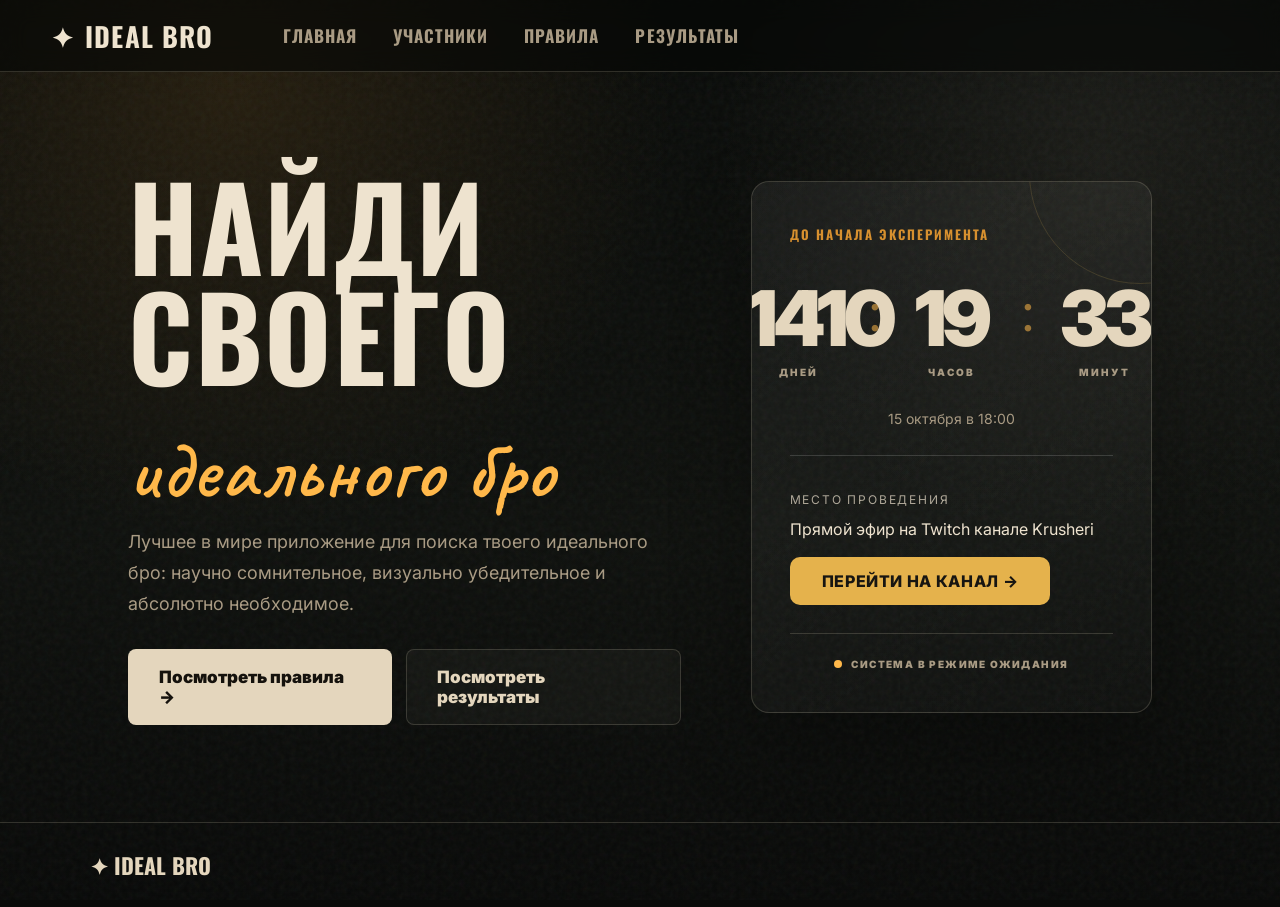
<file: index.html>
<!doctype html>
<html lang="ru">
  <head>
    <meta charset="utf-8" />
    <meta name="viewport" content="width=device-width,initial-scale=1" />
    <title>IDEAL BRO</title>
    <link rel="stylesheet" href="style.css" />
  </head>
  
  <body>
    <div class="grain"></div>

    <header class="topbar">
      <a class="brand" href="index.html">
        <span>✦</span>
        IDEAL BRO
      </a>

      <nav>
        <a href="index.html">ГЛАВНАЯ</a>
        <a href="participants.html">УЧАСТНИКИ</a>
        <a href="rules.html">ПРАВИЛА</a>
        <a href="results.html">РЕЗУЛЬТАТЫ</a>
      </nav>
    </header>

    <main class="hero">
      <section class="hero-text">
        <h1>Найди своего<br><span>идеального бро</span></h1>
    
        <p class="lead">
          Лучшее в мире приложение для поиска твоего идеального бро:
          научно сомнительное, визуально убедительное и абсолютно необходимое.
        </p>
    
        <div class="actions">
          <a class="btn primary" href="rules.html">Посмотреть правила →</a>
          <a class="btn ghost" href="results.html">Посмотреть результаты</a>
        </div>
      </section>
    
      <section class="countdown-card">
        <p class="kicker" id="countdownTitle">ДО НАЧАЛА ЭКСПЕРИМЕНТА</p>
    
        <div class="countdown" id="countdown">
          <div class="countdown-unit">
            <strong id="days">--</strong>
            <span>ДНЕЙ</span>
          </div>
    
          <div class="countdown-divider">:</div>
    
          <div class="countdown-unit">
            <strong id="hours">--</strong>
            <span>ЧАСОВ</span>
          </div>
    
          <div class="countdown-divider">:</div>
    
          <div class="countdown-unit">
            <strong id="minutes">--</strong>
            <span>МИНУТ</span>
          </div>
        </div>
    
        <p class="countdown-note" id="countdownNote">
          Дата эксперимента уточняется
        </p>
        <div class="event-place">
          <p class="small-label">МЕСТО ПРОВЕДЕНИЯ</p>
        
          <p class="place-text">
            Прямой эфир на Twitch канале Krusheri
          </p>
        
          <a class="place-button" href="https://www.twitch.tv/krusheri" target="_blank">
            ПЕРЕЙТИ НА КАНАЛ →
          </a>
        </div>
    
        <div class="countdown-status" id="countdownStatus">
          <span class="status-dot"></span>
          СИСТЕМА В РЕЖИМЕ ОЖИДАНИЯ
        </div>
      </section>
    </main>

    <footer>
      <b>✦ IDEAL BRO</b>
    </footer>
    <script src="home.js"></script>
  </body>
</html>
</file>
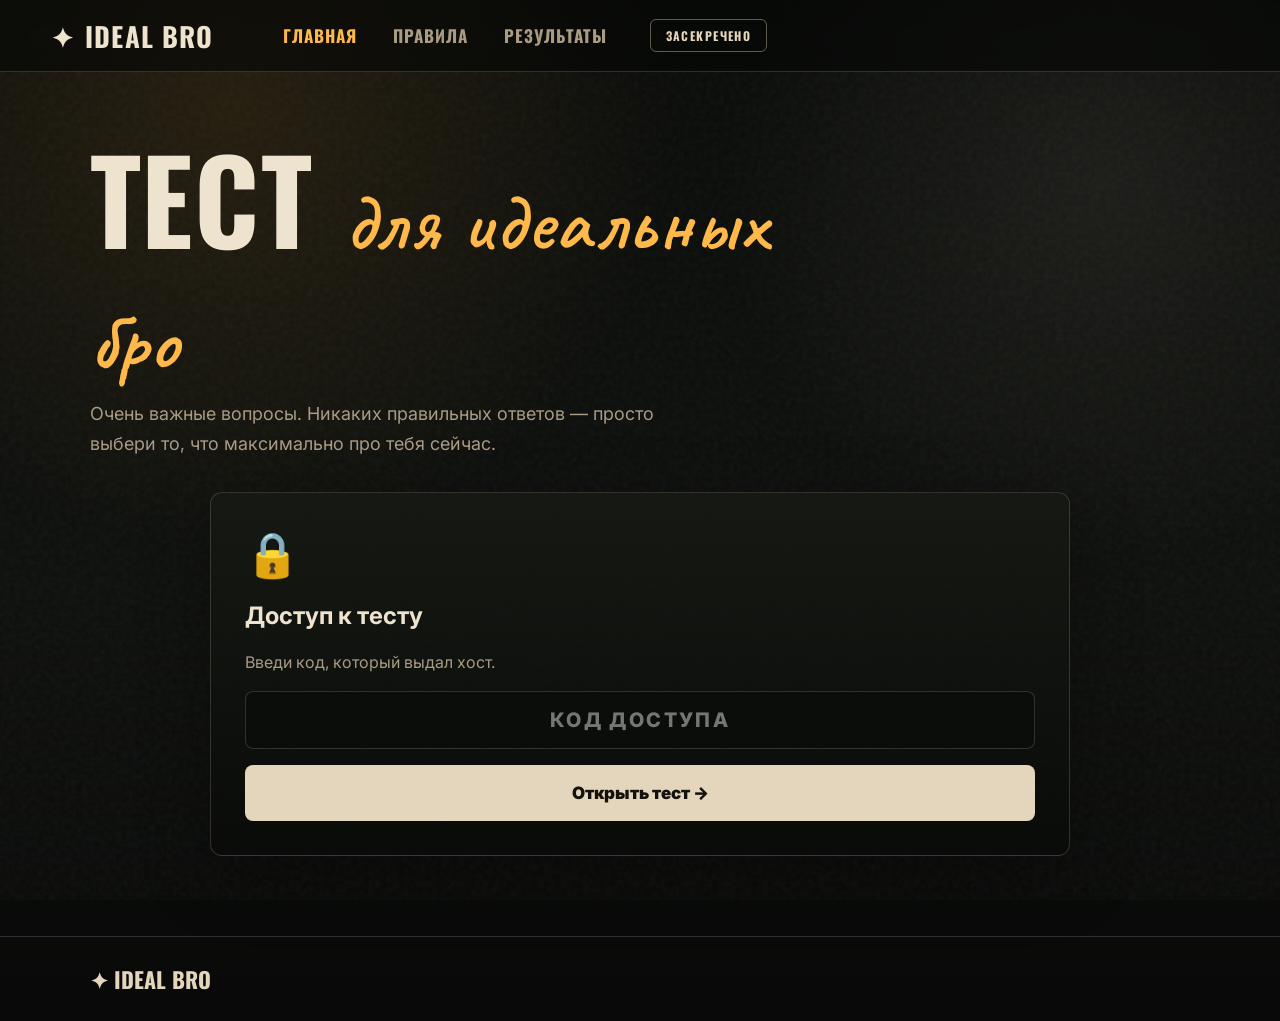
<file: 8fj3n2xq.html>
<!doctype html>
<html lang="ru">
  <head>
    <meta charset="utf-8" />
    <meta name="viewport" content="width=device-width,initial-scale=1" />
    <title>Compatibility Test · IDEAL BRO</title>
    <link rel="stylesheet" href="style.css" />
  </head>
  <body>
    <div class="grain"></div>
    <header class="topbar">
      <a class="brand" href="index.html">
        <span> ✦ </span>
        IDEAL BRO
      </a>
      <nav>
        <a class="active" href="index.html">ГЛАВНАЯ</a>
        <a href="rules.html">ПРАВИЛА</a>
        <a href="results.html">РЕЗУЛЬТАТЫ</a>
      </nav>
      <span class="badge"> ЗАСЕКРЕЧЕНО </span>
    </header>
    <main class="page test-page">
      <section class="intro">
        <h1>
          Тест
          <span> для идеальных бро </span>
        </h1>
        <p class="lead">
          Очень важные вопросы. Никаких правильных ответов — просто выбери
          то, что максимально про тебя сейчас.
        </p>
      </section>
      <section class="test-card">
        <div id="testLockScreen">
          <span class="lock-icon">🔒</span>
          <h2>Доступ к тесту</h2>
          <p class="sub">Введи код, который выдал хост.</p>
          <input
            id="testCodeInput"
            class="input code"
            type="password"
            placeholder="Код доступа"
            autocomplete="off"
          />
          <button class="btn primary full" id="testUnlockBtn">Открыть тест →</button>
          <p id="testErrorText" class="error hidden">Код неверный.</p>
        </div>
        <div id="startScreen" class="hidden">
          <label class="label" for="playerName"> Твоё имя </label>
          <input id="playerName" class="input" placeholder="Имя" />
          <button class="btn primary full" id="startBtn">Начать тест →</button>
        </div>
        <div id="questionScreen" class="hidden">
          <div class="question-top">
            <span id="counter"> </span>
            <div class="progress">
              <i id="progressBar"> </i>
            </div>
          </div>
          <h2 id="questionText"></h2>
          <p id="questionSub" class="sub"></p>
          <div id="options" class="options"></div>
          <div class="question-actions">
            <button class="btn ghost" id="backBtn">← Назад</button>
            <button class="btn primary" id="nextBtn">Далее →</button>
          </div>
        </div>
        <div id="resultScreen" class="hidden">
          <p class="kicker">test completed</p>
          <h2 id="resultTitle">Протокол составлен</h2>
          <p id="resultText" class="sub"></p>
        
          <button class="btn ghost" id="restartBtn">
            Пройти заново
          </button>
        </div>
      </section>
    </main>
    <footer>
      <b> ✦ IDEAL BRO </b>
    </footer>
    <script src="test.js"></script>
  </body>
</html>
</file>
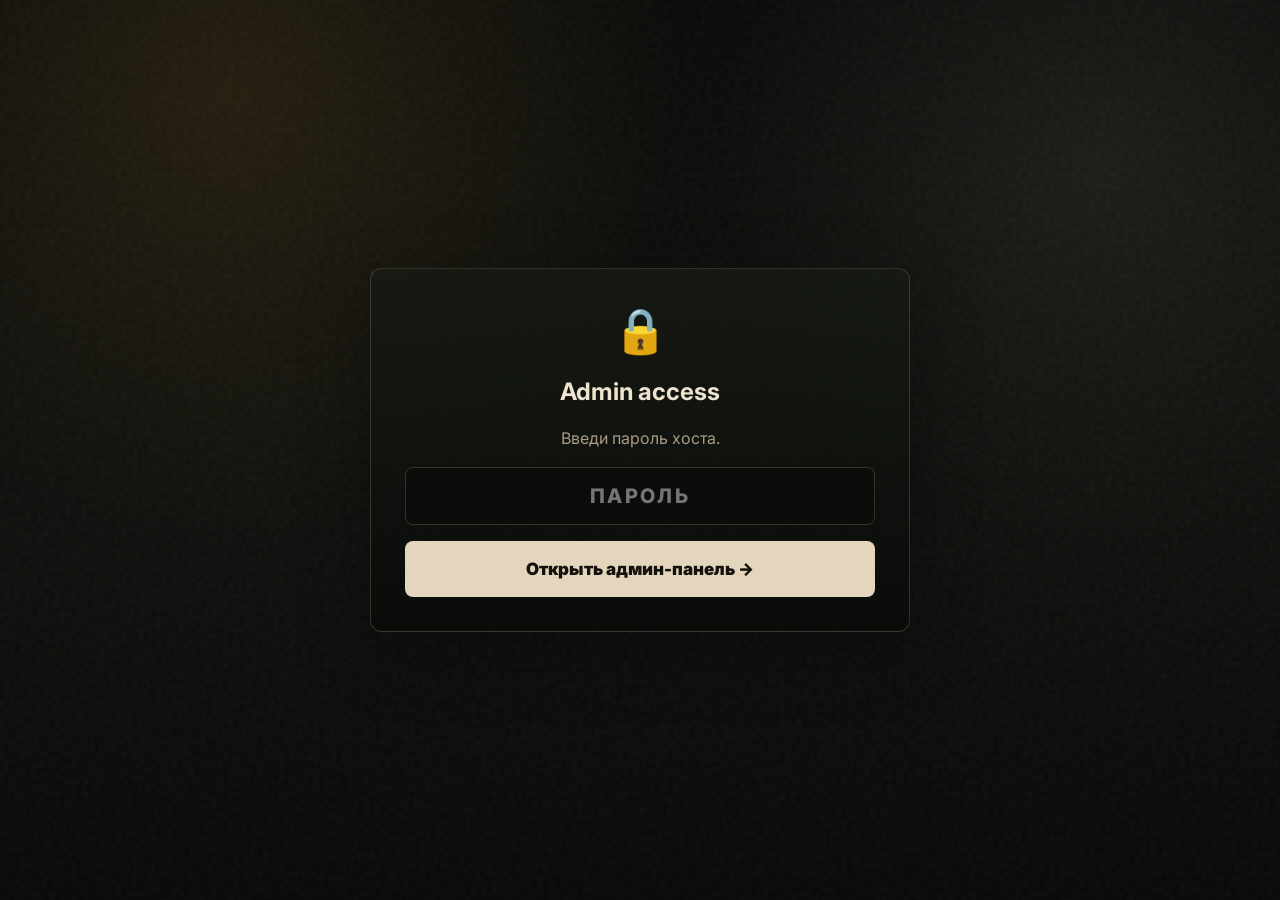
<file: admin.html>
<!doctype html>
<html lang="ru">
<head>
  <meta charset="utf-8" />
  <meta name="viewport" content="width=device-width, initial-scale=1" />
  <meta name="robots" content="noindex" />
  <title>Admin · IDEAL BRO</title>
  <link rel="stylesheet" href="style.css" />
</head>

<body>
  <div class="grain"></div>

  <main class="admin-screen">
    <section class="lock-card" id="adminLockScreen">
      <span class="lock-icon">🔒</span>
      <h2>Admin access</h2>
      <p class="sub">Введи пароль хоста.</p>
      <input id="adminCodeInput" class="input code" type="password" placeholder="Пароль" autocomplete="off" />
      <button class="btn primary full" id="adminUnlockBtn">Открыть админ-панель →</button>
      <p id="adminErrorText" class="error hidden">Пароль неверный.</p>
    </section>

    <section class="admin-dashboard hidden" id="adminPanel">
      <header class="admin-dashboard-head">
        <div>
          <p class="kicker">АДМИН-ПРОТОКОЛ</p>
          <h1>РАСПРЕДЕЛЕНИЕ</h1>
        </div>

        <div class="source-toggle">
          <button class="source-btn active" data-source="real">Боевой режим</button>
          <button class="source-btn" data-source="sandbox">Запуск теста</button>
        </div>
      </header>

      <div class="admin-toolbar">
        <button class="btn primary" id="loadBtn">Загрузить результаты</button>
        <button class="btn ghost" id="seedBtn">Заполнить sandbox</button>
        <button class="btn ghost" id="resetBtn">Начать сначала</button>
      </div>

      <div class="admin-workspace">
        <aside class="admin-left">
          <div class="panel-title">
            <span>01</span>
            <b>Участники и группы</b>
          </div>

          <div id="leftStatus" class="admin-muted">
            Результаты ещё не загружены.
          </div>

          <div id="playersBox"></div>
          <div id="groupsBox"></div>

          <button class="btn primary full hidden" id="createGroupsBtn">
            Разделить на две группы →
          </button>
        </aside>

        <section class="admin-right">
          <div class="game-tabs">
            <button class="game-tab active" data-game="1">Игра 1</button>
            <button class="game-tab" data-game="2">Игра 2</button>
            <button class="game-tab" data-game="3">Игра 3</button>
          </div>

          <div class="game-panel">
            <div class="panel-title">
              <span id="gameNumber">02</span>
              <b id="gameTitle">Пары · Игра 1</b>
            </div>

            <div class="admin-loader hidden" id="loader">
              <div class="loader-ring"></div>
              <p id="loaderText">Анализируем протокол...</p>
            </div>

            <div id="gameStatus" class="admin-muted">
              Сначала загрузи результаты и создай группы.
            </div>

            <div id="pairsBox"></div>

            <button class="btn primary full" id="generatePairsBtn" disabled>
              Сформировать пары для игры 1 →
            </button>
          </div>
        </section>
      </div>
    </section>
  </main>

  <script src="admin.js"></script>
</body>
</html>
</file>
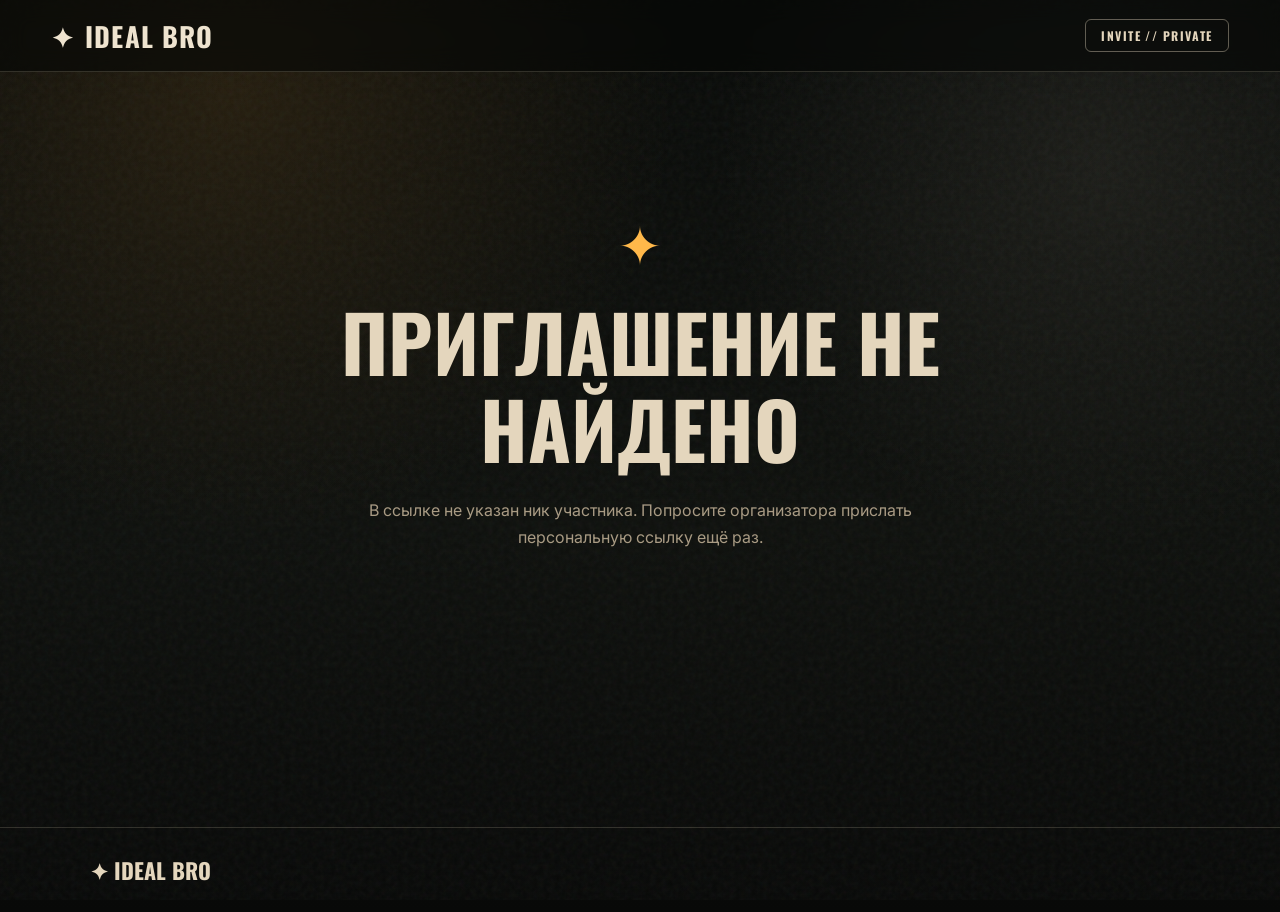
<file: invite.html>
<!DOCTYPE html>
<html lang="ru">
<head>
  <meta charset="UTF-8">

  <meta
    name="viewport"
    content="width=device-width, initial-scale=1.0"
  >

  <meta name="robots" content="noindex, nofollow">

  <title>Приглашение — IDEAL BRO</title>

  <style>
    @import url(
      "https://fonts.googleapis.com/css2?family=Oswald:wght@500;700&family=Inter:wght@400;500;700;900&family=Caveat:wght@600&display=swap"
    );

    :root {
      --bg: #090b09;
      --panel: #11140f;
      --paper: #e4d6bd;
      --ink: #15120d;
      --text: #eee3cf;
      --muted: #a99b84;
      --line: rgba(228, 214, 189, 0.18);
      --gold: #d7902f;
      --gold2: #ffb84a;
      --danger: #ff6b57;
    }

    * {
      box-sizing: border-box;
    }

    html {
      scroll-behavior: smooth;
    }

    body {
      margin: 0;
      min-height: 100vh;
      color: var(--text);
      font-family: Inter, system-ui, sans-serif;

      background:
        radial-gradient(
          circle at 18% 10%,
          rgba(215, 144, 47, 0.13),
          transparent 28rem
        ),
        radial-gradient(
          circle at 86% 18%,
          rgba(228, 214, 189, 0.08),
          transparent 24rem
        ),
        linear-gradient(
          180deg,
          #090b09 0%,
          #0e100d 58%,
          #080908 100%
        );
    }

    button,
    a {
      font: inherit;
    }

    .hidden {
      display: none !important;
    }

    .grain {
      pointer-events: none;
      position: fixed;
      inset: 0;
      z-index: 0;
      opacity: 0.1;

      background-image:
        url("data:image/svg+xml,%3Csvg viewBox='0 0 200 200' xmlns='http://www.w3.org/2000/svg'%3E%3Cfilter id='n'%3E%3CfeTurbulence type='fractalNoise' baseFrequency='.8' numOctaves='3'/%3E%3C/filter%3E%3Crect width='100%25' height='100%25' filter='url(%23n)' opacity='.5'/%3E%3C/svg%3E");
    }

    .topbar,
    main,
    footer {
      position: relative;
      z-index: 1;
    }

    .topbar {
      min-height: 72px;
      padding: 0 clamp(18px, 4vw, 54px);

      display: flex;
      align-items: center;
      gap: 42px;

      position: sticky;
      top: 0;
      z-index: 10;

      border-bottom: 1px solid var(--line);
      background: rgba(6, 7, 6, 0.62);
      backdrop-filter: blur(12px);
    }

    .brand {
      flex-shrink: 0;

      display: flex;
      align-items: center;
      gap: 10px;

      color: var(--text);
      text-decoration: none;

      font-family: Oswald, sans-serif;
      font-size: 27px;
      font-weight: 700;
      letter-spacing: 0.04em;
    }

    nav {
      display: flex;
      gap: 36px;
      margin-left: 28px;
    }

    nav a {
      color: var(--muted);
      text-decoration: none;

      font: 700 17px Oswald, sans-serif;
      letter-spacing: 0.06em;

      transition: color 0.18s ease;
    }

    nav a:hover {
      color: var(--gold2);
    }

    .badge {
      margin-left: auto;
      flex-shrink: 0;

      padding: 7px 15px;

      border: 1px solid rgba(228, 214, 189, 0.4);
      border-radius: 6px;

      color: var(--paper);

      font: 700 12px Oswald, sans-serif;
      letter-spacing: 0.12em;
    }

    .invite-page {
      min-height: calc(100vh - 145px);
      padding: 72px clamp(20px, 7vw, 110px) 90px;
    }

    .invite-shell {
      width: min(1080px, 100%);
      margin: auto;
    }

    .invite-heading {
      max-width: 850px;
      margin-bottom: 36px;
    }

    .kicker {
      margin: 0 0 15px;

      color: var(--gold);

      font: 700 13px Oswald, sans-serif;
      letter-spacing: 0.16em;
      text-transform: uppercase;
    }

    .invite-heading h1 {
      margin: 0;
      color: var(--paper);
      font-family: Oswald, sans-serif;
      font-size: clamp(44px, 5.8vw, 78px);
      font-weight: 700;
      line-height: 0.96;
      letter-spacing: -0.025em;
      text-transform: uppercase;
    }
    
    .invite-heading h1 span {
      display: block;
      margin-top: 12px;
      color: var(--gold2);
      font-family: Caveat, cursive;
      font-size: clamp(48px, 6.5vw, 88px);
      font-weight: 600;
      line-height: 1;
      text-transform: none;
    }

    .invite-lead {
      max-width: 720px;
      margin: 28px 0 0;

      color: var(--muted);

      font-size: 18px;
      line-height: 1.7;
    }

    .invite-panel {
      position: relative;
      overflow: hidden;

      padding: clamp(22px, 4vw, 48px);

      border: 1px solid var(--line);
      border-radius: 18px;

      background:
        radial-gradient(
          circle at 100% 0%,
          rgba(215, 144, 47, 0.1),
          transparent 23rem
        ),
        linear-gradient(
          145deg,
          rgba(255, 255, 255, 0.055),
          rgba(255, 255, 255, 0.018)
        );

      box-shadow: 0 30px 90px rgba(0, 0, 0, 0.3);
    }

    .invite-panel::before {
      content: "";

      position: absolute;
      top: -140px;
      right: -110px;

      width: 290px;
      height: 290px;

      border: 1px solid rgba(228, 214, 189, 0.1);
      border-radius: 50%;
    }

    .protocol-number {
      position: relative;
      z-index: 1;

      display: flex;
      align-items: center;
      justify-content: space-between;
      gap: 20px;

      margin-bottom: 22px;
      padding-bottom: 20px;

      border-bottom: 1px solid var(--line);

      color: var(--muted);

      font-size: 10px;
      font-weight: 900;
      letter-spacing: 0.17em;
    }

    .protocol-number strong {
      color: var(--gold2);
    }

    .invite-paper {
      position: relative;
      z-index: 1;

      padding: clamp(27px, 5vw, 58px);

      color: var(--ink);
      background: var(--paper);

      border-radius: 3px;

      box-shadow:
        0 18px 55px rgba(0, 0, 0, 0.32),
        inset 0 0 0 1px rgba(21, 18, 13, 0.08);
    }

    .paper-header {
      position: relative;

      display: flex;
      align-items: flex-start;
      justify-content: space-between;
      gap: 26px;

      padding-bottom: 34px;
      margin-bottom: 34px;

      border-bottom: 1px solid rgba(21, 18, 13, 0.18);
    }

    .paper-header small {
      display: block;
      margin-bottom: 10px;

      color: #6f624f;

      font: 700 11px Oswald, sans-serif;
      letter-spacing: 0.15em;
      text-transform: uppercase;
    }

    .paper-header h2 {
      margin: 0;

      font-family: Oswald, sans-serif;
      font-size: clamp(36px, 5vw, 60px);
      line-height: 1.08;
      text-transform: uppercase;
    }

    #inviteName {
      color: var(--ink);
      text-transform: none;
    }

    .stamp {
      flex-shrink: 0;

      padding: 10px 16px;

      border: 3px solid #b46f1f;
      border-radius: 5px;

      color: #a25f18;

      font: 700 17px Oswald, sans-serif;
      letter-spacing: 0.08em;
      text-transform: uppercase;

      transform: rotate(-7deg);
      opacity: 0.86;
    }

    .letter-text {
      color: #2a241a;
      font-size: 17px;
      line-height: 1.8;
    }

    .letter-text p {
      margin: 0 0 20px;
    }

    .letter-text strong {
      color: var(--ink);
    }

    .paper-section {
      margin-top: 44px;
      padding-top: 36px;

      border-top: 1px solid rgba(21, 18, 13, 0.18);
    }

    .paper-section h3 {
      margin: 0 0 24px;

      font-family: Oswald, sans-serif;
      font-size: 32px;
      line-height: 1;
      text-transform: uppercase;
    }

    .facts-grid {
      display: grid;
      grid-template-columns: repeat(2, minmax(0, 1fr));
      gap: 12px;
    }

    .fact-card {
      min-height: 116px;
      padding: 20px;

      border: 1px solid rgba(21, 18, 13, 0.17);
      border-radius: 8px;

      background: rgba(21, 18, 13, 0.035);
    }

    .fact-card b {
      display: block;
      margin-bottom: 8px;

      font-family: Oswald, sans-serif;
      font-size: 27px;
      line-height: 1;
      text-transform: uppercase;
    }

    .fact-card span {
      color: #655946;
      font-size: 14px;
      line-height: 1.5;
    }

   .main-question {
      width: fit-content;
      max-width: 100%;
    
      margin: 24px 0;
      padding: 14px 18px;
    
      border: 1px solid rgba(180, 111, 31, 0.65);
      border-radius: 5px;
    
      color: var(--ink);
      background: rgba(180, 111, 31, 0.025);
    
      font-family: Oswald, sans-serif;
      font-size: clamp(25px, 3vw, 36px);
      font-weight: 700;
      line-height: 1.15;
      text-transform: uppercase;
    
      box-shadow: none;
    }

    .analysis-warning {
      display: flex;
      align-items: center;
      gap: 10px;
    
      margin-top: 18px;
      padding: 3px 0 3px 15px;
    
      border: 0;
      border-left: 3px solid rgba(180, 111, 31, 0.55);
      border-radius: 0;
    
      color: #6f624f;
      background: transparent;
    
      font-family: Inter, sans-serif;
      font-size: 14px;
      font-weight: 600;
      line-height: 1.5;
      letter-spacing: 0;
      text-transform: none;
    
      transform: none;
    }

    .requirements {
      display: grid;
      gap: 12px;

      margin: 0;
      padding: 0;

      list-style: none;
    }

    .requirements li {
      display: grid;
      grid-template-columns: 30px 1fr;
      gap: 13px;
      align-items: start;

      padding: 16px 18px;

      border: 1px solid rgba(21, 18, 13, 0.15);
      border-radius: 8px;

      background: rgba(21, 18, 13, 0.025);
    }

    .requirement-number {
      width: 27px;
      height: 27px;

      display: grid;
      place-items: center;

      border-radius: 50%;

      color: var(--paper);
      background: var(--ink);

      font-size: 11px;
      font-weight: 900;
    }

    .confirmation-card {
      position: relative;
      z-index: 1;
      overflow: hidden;
    
      margin-top: 28px;
      padding: clamp(32px, 5vw, 54px);
    
      border: 1px solid rgba(180, 111, 31, 0.38);
      border-radius: 15px;
    
      color: var(--ink);
      text-align: center;
    
      background:
        radial-gradient(
          circle at 50% 0%,
          rgba(255, 184, 74, 0.18),
          transparent 19rem
        ),
        var(--paper);
    
      box-shadow:
        0 22px 60px rgba(0, 0, 0, 0.3),
        inset 0 0 0 1px rgba(255, 255, 255, 0.18);
    }

    .confirmation-card h2 {
      margin: 0;
    
      color: var(--ink);
    
      font-family: Oswald, sans-serif;
      font-size: clamp(35px, 5vw, 56px);
      line-height: 1;
      text-transform: uppercase;
    }

    .confirmation-card > p {
      max-width: 670px;
      margin: 18px auto 0;
    
      color: #655946;
      line-height: 1.7;
    }

   .invite-status {
      width: fit-content;
    
      display: inline-flex;
      align-items: center;
      gap: 10px;
    
      margin: 26px auto 0;
      padding: 12px 18px;
    
      border: 1px solid rgba(180, 111, 31, 0.42);
      border-radius: 999px;
    
      color: #76572f;
      background: rgba(255, 255, 255, 0.28);
    
      font-size: 11px;
      font-weight: 900;
      letter-spacing: 0.14em;
      text-transform: uppercase;
    }

    .status-dot {
      width: 8px;
      height: 8px;
      flex-shrink: 0;

      border-radius: 50%;
      background: var(--gold2);

      animation: statusPulse 1.5s ease-in-out infinite;
    }

    .invite-status[data-state="confirmed"] {
      color: var(--ink);
      border-color: rgba(180, 111, 31, 0.65);
      background: rgba(255, 184, 74, 0.14);
    }

    .invite-status[data-state="confirmed"] .status-dot {
      animation: none;
      box-shadow: 0 0 16px rgba(255, 184, 74, 0.55);
    }

   .confirm-button {
      width: min(480px, 100%);
    
      display: flex;
      align-items: center;
      justify-content: center;
    
      margin: 25px auto 0;
      padding: 18px 28px;
    
      border: 0;
      border-radius: 8px;
    
      color: var(--paper);
      background: var(--ink);
    
      cursor: pointer;
    
      font-size: 17px;
      font-weight: 900;
      letter-spacing: 0.02em;
    
      box-shadow: 0 12px 28px rgba(21, 18, 13, 0.22);
    
      transition:
        transform 0.18s ease,
        background 0.18s ease,
        box-shadow 0.18s ease;
    }
    
    .confirm-button:hover:not(:disabled) {
      transform: translateY(-2px);
      color: var(--ink);
      background: var(--gold2);
    
      box-shadow: 0 15px 34px rgba(21, 18, 13, 0.27);
    }

    .confirm-button:disabled {
      cursor: default;
      opacity: 0.72;
    }

    .confirm-button.confirmed {
      color: var(--ink);
      background: var(--gold2);
      opacity: 1;
    }

    .invite-message {
      min-height: 25px;
      margin: 17px 0 0 !important;

      color: var(--paper) !important;

      font-size: 14px;
      font-weight: 700;
    }

    .invite-message.error {
      color: #ffd0c8 !important;
    }

    .invalid-invite {
      width: min(720px, 100%);
      margin: auto;
      padding: 70px 25px;

      text-align: center;
    }

    .invalid-mark {
      margin-bottom: 20px;

      color: var(--gold2);
      font-size: 53px;
    }

    .invalid-invite h1 {
      margin: 0;

      color: var(--paper);

      font-family: Oswald, sans-serif;
      font-size: clamp(43px, 7vw, 78px);
      line-height: 1.12;
      text-transform: uppercase;
    }

    .invalid-invite p {
      max-width: 560px;
      margin: 24px auto 0;

      color: var(--muted);
      line-height: 1.7;
    }

    footer {
      display: flex;
      gap: 24px;

      padding: 26px clamp(22px, 7vw, 110px);

      border-top: 1px solid var(--line);

      color: var(--muted);
    }

    footer b {
      color: var(--paper);
      font-family: Oswald, sans-serif;
      font-size: 22px;
    }

    .gold-sparks {
      position: absolute;
      inset: 0;

      pointer-events: none;
      overflow: hidden;
    }

    .gold-spark {
      position: absolute;
      left: 50%;
      top: 62%;

      width: 7px;
      height: 7px;

      border-radius: 50%;
      background: var(--gold2);

      opacity: 0;

      animation: sparkFly 0.9s ease-out forwards;
    }

    @keyframes statusPulse {
      0%,
      100% {
        opacity: 0.25;
        transform: scale(0.85);
      }

      50% {
        opacity: 1;
        transform: scale(1.15);
      }
    }

    @keyframes sparkFly {
      0% {
        opacity: 1;
        transform: translate(0, 0) scale(1);
      }

      100% {
        opacity: 0;
        transform:
          translate(var(--spark-x), var(--spark-y))
          scale(0.25);
      }
    }

    @media (max-width: 900px) {
      .topbar {
        padding: 16px 22px;
        align-items: flex-start;
        flex-wrap: wrap;
        gap: 18px;
      }

      nav {
        width: 100%;
        order: 3;

        margin: 0;

        gap: 20px;
        overflow-x: auto;
      }

      nav a {
        white-space: nowrap;
        font-size: 15px;
      }

      .badge {
        margin-left: auto;
      }
    }

    @media (max-width: 680px) {
      .invite-page {
        padding: 52px 18px 70px;
      }

      .invite-heading h1 {
        font-size: clamp(40px, 12vw, 58px);
      }
      
      .invite-heading h1 span {
        font-size: clamp(45px, 14vw, 68px);
      }

      .invite-panel {
        padding: 15px;
        border-radius: 13px;
      }

      .invite-paper {
        padding: 27px 21px;
      }

      .paper-header {
        display: block;
      }

      .stamp {
        width: fit-content;
        margin-top: 25px;
      }

      .facts-grid {
        grid-template-columns: 1fr;
      }

      .letter-text {
        font-size: 16px;
      }

      footer {
        flex-direction: column;
        gap: 6px;
      }
    }

    @media (max-width: 460px) {
      .badge {
        display: none;
      }

      nav {
        gap: 17px;
      }

      .protocol-number {
        display: block;
      }

      .protocol-number strong {
        display: block;
        margin-top: 8px;
      }
    }

    @media (max-width: 680px) {
      .main-question {
        padding: 13px 15px;
        font-size: clamp(23px, 8vw, 31px);
      }
    }
  </style>
</head>

<body>
  <div class="grain"></div>

  <header class="topbar">
    <a class="brand" href="index.html">
      <span>✦</span>
      IDEAL BRO
    </a>

    <div class="badge">
      INVITE // PRIVATE
    </div>
  </header>

  <main class="invite-page">
    <section id="inviteScreen" class="invite-shell">
      <div class="invite-heading">
        <p class="kicker">
          Официальное приглашение
        </p>

        <h1>
          Эксперимент
          <span>«Идеальный Бро»</span>
        </h1>

      </div>

      <div class="invite-panel">
        <div class="protocol-number">
          <span>PROTOCOL // INVITATION</span>
          
        </div>

        <article class="invite-paper">
          <header class="paper-header">
            <div>

              <h2>
                <span id="inviteName">Бро</span>,<br>
                поздравляем!
              </h2>
            </div>

            <div class="stamp">
              Предварительно<br>
              одобрено
            </div>
          </header>

          <div class="letter-text">
            <p>
              Приложение <strong>«Идеальный Бро»</strong>
              предварительно выбрало вас для участия
              в эксперименте по поиску идеального тиммейта.
            </p>

            <p>
              Это не турнир и не обычный игровой ивент.
            </p>

            <p>
              Это трёхдневный эксперимент, в котором
              приложение будет анализировать, как люди
              взаимодействуют друг с другом, принимают
              решения, справляются с неожиданными ситуациями
              и становятся настоящими бро для своей команды.
            </p>
          </div>

          <section class="paper-section">
            <h3>Что вас ждёт?</h3>

            <div class="facts-grid">
              <div class="fact-card">
                <b>6 участников</b>
                <span>
                  Ограниченная экспериментальная группа.
                </span>
              </div>

              <div class="fact-card">
                <b>3 игровых дня</b>
                <span>
                  Несколько этапов проверки совместимости.
                </span>
              </div>

              <div class="fact-card">
                <b>Кооперативные испытания</b>
                <span>
                  Разные игры и задачи.
                </span>
              </div>

              <div class="fact-card">
                <b>Постоянная смена напарников</b>
                <span>
                  И обязательная проверка на стрессоустойчивость.
                </span>
              </div>
            </div>
          </section>

          <section class="paper-section letter-text">
            <h3>Главная цель</h3>

            <p>
              Эксперимент должен ответить всего на один вопрос:
            </p>

            <div class="main-question">
              Кто способен стать идеальным бро?
            </div>

            <p>
              Победа определяется не только количеством очков
              и победами в играх.
            </p>

            <p>
              Приложение анализирует каждое ваше действие!
            </p>
          </section>

          <section class="paper-section">
            <h3>Что требуется от участника?</h3>

            <ol class="requirements">
              <li>
                <span class="requirement-number">01</span>
                <span>
                  Присутствовать во все игровые дни эксперимента.
                </span>
              </li>

              <li>
                <span class="requirement-number">02</span>
                <span>
                  Играть честно и соблюдать правила испытаний.
                </span>
              </li>

              <li>
                <span class="requirement-number">03</span>
                <span>
                  Поддерживать дружелюбный настрой
                  и быть БРО для всех.
                </span>
              </li>

              <li>
                <span class="requirement-number">04</span>
                <span>
                  Хорошо провести время.
                </span>
              </li>
            </ol>
          </section>
        </article>

        <section
          id="confirmationCard"
          class="confirmation-card"
        >
          <h2>
            Принять приглашение?
          </h2>

          <p>
            После подтверждения приложение добавит вас
            в список участников и начнёт подготовку
            к эксперименту.
          </p>

          <div
            id="inviteStatus"
            class="invite-status"
            data-state="pending"
          >
            <span class="status-dot"></span>
            <span id="statusText">
              Ожидает подтверждения
            </span>
          </div>

          <button
            id="confirmButton"
            class="confirm-button"
            type="button"
          >
            ПОДТВЕРДИТЬ УЧАСТИЕ
          </button>

          <p
            id="inviteMessage"
            class="invite-message"
            aria-live="polite"
          ></p>
        </section>
      </div>
    </section>

    <section
      id="invalidInvite"
      class="invalid-invite hidden"
    >
      <div class="invalid-mark">✦</div>

      <h1>
        Приглашение не найдено
      </h1>

      <p>
        В ссылке не указан ник участника.
        Попросите организатора прислать персональную
        ссылку ещё раз.
      </p>
    </section>
  </main>

  <footer>
    <b>✦ IDEAL BRO</b>
  </footer>

  <script>
    /*
      ВСТАВЬ СЮДА ТОТ ЖЕ АДРЕС APPS SCRIPT,
      КОТОРЫЙ ИСПОЛЬЗУЕТСЯ НА СТРАНИЦЕ ТЕСТА.
    */
    const GAS_URL =
      "https://script.google.com/macros/s/AKfycbybdZ7saSVOPyAm5TdZP0qz1eFQg_wJO_-eAV3J8PnKfqecP8PCktjeUNWUMP7wWkc/exec";

    const params = new URLSearchParams(
      window.location.search
    );

    const participantName = (
      params.get("name") || ""
    ).trim();

    const inviteScreen =
      document.getElementById("inviteScreen");

    const invalidInvite =
      document.getElementById("invalidInvite");

    const inviteName =
      document.getElementById("inviteName");

    const inviteStatus =
      document.getElementById("inviteStatus");

    const statusText =
      document.getElementById("statusText");

    const confirmButton =
      document.getElementById("confirmButton");

    const inviteMessage =
      document.getElementById("inviteMessage");

    const confirmationCard =
      document.getElementById("confirmationCard");

    function jsonp(action, extraParams = {}) {
      return new Promise((resolve, reject) => {
        const callbackName =
          "idealBroInvite_" +
          Date.now() +
          "_" +
          Math.random()
            .toString(36)
            .slice(2);

        const script =
          document.createElement("script");

        const query = new URLSearchParams({
          action,
          callback: callbackName,
          _: String(Date.now())
        });

        Object.entries(extraParams).forEach(
          ([key, value]) => {
            query.set(key, String(value));
          }
        );

        let timeoutId;

        function cleanup() {
          clearTimeout(timeoutId);
          script.remove();

          try {
            delete window[callbackName];
          } catch (error) {
            window[callbackName] = undefined;
          }
        }

        window[callbackName] = data => {
          cleanup();
          resolve(data);
        };

        script.onerror = () => {
          cleanup();
          reject(
            new Error("Не удалось подключиться к Apps Script.")
          );
        };

        timeoutId = setTimeout(() => {
          cleanup();
          reject(
            new Error("Apps Script не ответил вовремя.")
          );
        }, 15000);

        script.src =
          `${GAS_URL}?${query.toString()}`;

        document.body.appendChild(script);
      });
    }

    function setStatus(text, state = "pending") {
      statusText.textContent = text;
      inviteStatus.dataset.state = state;
    }

    function showInvalidInvite() {
      inviteScreen.classList.add("hidden");
      invalidInvite.classList.remove("hidden");
    }

    function showConfirmedState(
      alreadyConfirmed = false
    ) {
      setStatus(
        "Участие подтверждено",
        "confirmed"
      );

      confirmButton.disabled = true;
      confirmButton.classList.add("confirmed");
      confirmButton.textContent =
        "✓ УЧАСТИЕ ПОДТВЕРЖДЕНО";

      inviteMessage.classList.remove("error");

      inviteMessage.textContent =
        alreadyConfirmed
          ? `${participantName}, ваше участие уже было подтверждено.`
          : `Спасибо, ${participantName}. Протокол принят. До встречи на эксперименте.`;
    }

    function showSparks() {
      const sparks =
        document.createElement("div");

      sparks.className = "gold-sparks";

      for (let i = 0; i < 38; i++) {
        const spark =
          document.createElement("i");

        spark.className = "gold-spark";

        const angle =
          Math.random() * Math.PI * 2;

        const distance =
          60 + Math.random() * 220;

        spark.style.setProperty(
          "--spark-x",
          `${Math.cos(angle) * distance}px`
        );

        spark.style.setProperty(
          "--spark-y",
          `${Math.sin(angle) * distance}px`
        );

        spark.style.animationDelay =
          `${Math.random() * 0.18}s`;

        sparks.appendChild(spark);
      }

      confirmationCard.appendChild(sparks);

      setTimeout(() => {
        sparks.remove();
      }, 1300);
    }

    async function loadInviteStatus() {
      setStatus("Проверяем статус");

      try {
        const result = await jsonp(
          "getInviteStatus",
          {
            name: participantName
          }
        );

        if (result.invitesClosed) {
          window.location.replace("index.html");
          return;
        }

        if (!result.ok) {
          throw new Error(
            result.error || "Ошибка получения статуса."
          );
        }

        if (
          String(result.status).toUpperCase() ===
          "CONFIRMED"
        ) {
          showConfirmedState(true);
        } else {
          setStatus("Ожидает подтверждения");
        }
      } catch (error) {
        console.error(error);

        setStatus("Ожидает подтверждения");

        inviteMessage.classList.add("error");
        inviteMessage.textContent =
          "Статус пока не удалось проверить. Подтверждение всё равно можно отправить.";
      }
    }
    function wait(milliseconds) {
      return new Promise(resolve => {
        setTimeout(resolve, milliseconds);
      });
    }
    
    async function sendConfirmation(attempt = 0) {
      const result = await jsonp(
        "confirmInvite",
        {
          name: participantName
        }
      );
    
      if (
        !result.ok &&
        result.error === "BUSY" &&
        attempt < 3
      ) {
        await wait(700 + attempt * 500);
        return sendConfirmation(attempt + 1);
      }
    
      return result;
    }

    async function confirmParticipation() {
      confirmButton.disabled = true;
      confirmButton.textContent =
        "ПОДТВЕРЖДАЕМ...";

      setStatus("Сохраняем подтверждение");

      inviteMessage.textContent = "";
      inviteMessage.classList.remove("error");

      try {
        const result = await sendConfirmation();

        if (!result.ok) {
          throw new Error(
            result.error ||
            "Не удалось подтвердить участие."
          );
        }

        showConfirmedState(
          result.alreadyConfirmed === true
        );

        if (!result.alreadyConfirmed) {
          showSparks();
        }
      } catch (error) {
        console.error(error);

        confirmButton.disabled = false;
        confirmButton.textContent =
          "ПОДТВЕРДИТЬ УЧАСТИЕ";

        setStatus("Ожидает подтверждения");

        inviteMessage.classList.add("error");
        inviteMessage.textContent =
          "Не получилось сохранить подтверждение. Попробуйте нажать ещё раз.";
      }
    }

    function initializeInvite() {
      if (!participantName) {
        showInvalidInvite();
        return;
      }

      inviteName.textContent = participantName;

      document.title =
        `${participantName} — приглашение IDEAL BRO`;

      confirmButton.addEventListener(
        "click",
        confirmParticipation
      );

      loadInviteStatus();
    }

    initializeInvite();
  </script>
</body>
</html>
</file>
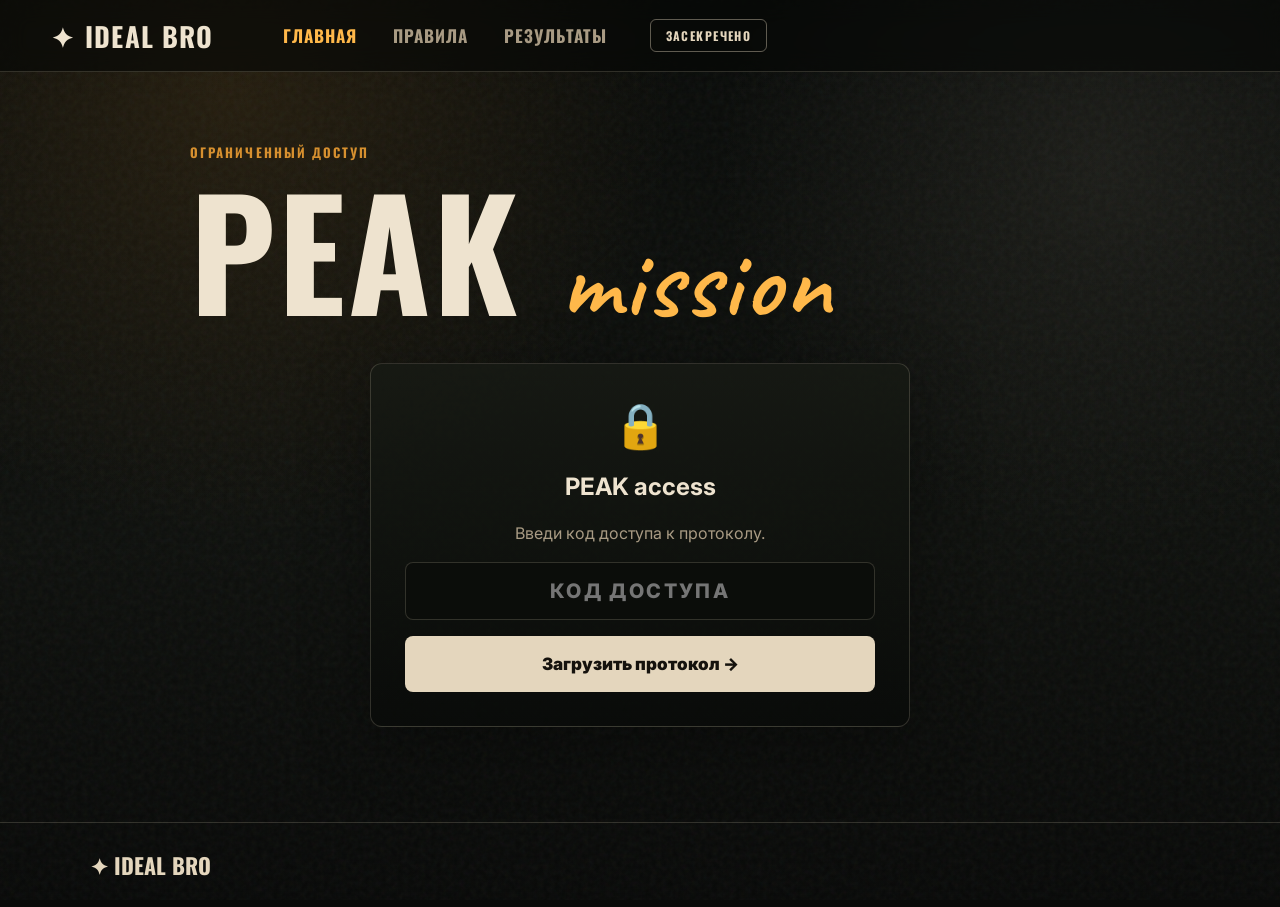
<file: m7pk41vd.html>
<!doctype html>
<html lang="ru">
  <head>
    <meta charset="utf-8" />
    <meta name="viewport" content="width=device-width,initial-scale=1" />
    <meta name="robots" content="noindex" />
    <title>PEAK · Secret Mission</title>
    <link rel="stylesheet" href="style.css" />
  </head>
  <body class="peak-body">
    <div class="grain"></div>
    <header class="topbar">
      <a class="brand" href="index.html">
        <span> ✦ </span>
        IDEAL BRO
      </a>
      <nav>
        <a class="active" href="index.html">ГЛАВНАЯ</a>
        <a href="rules.html">ПРАВИЛА</a>
        <a href="results.html">РЕЗУЛЬТАТЫ</a>
      </nav>
      <span class="badge"> ЗАСЕКРЕЧЕНО </span>
    </header>
    <main class="page peak-page">
      
      <section class="peak-hero">
        <p class="kicker">ограниченный доступ</p>
        <h1>
          PEAK
          <span> mission </span>
        </h1>
      </section>
      <section class="lock-card" id="accessCard">
        <span class="lock-icon">🔒</span>
        <h2>PEAK access</h2>
        <p class="sub">Введи код доступа к протоколу.</p>
      
        <input
          id="accessInput"
          class="input code"
          type="password"
          placeholder="Код доступа"
          autocomplete="off"
        />
      
        <button class="btn primary full" id="accessBtn">
          Загрузить протокол →
        </button>
      
        <p id="accessErrorText" class="error hidden">
          Не удалось загрузить протокол.
        </p>
      </section>
      <section class="lock-card hidden" id="lockCard">
        <span class="lock-icon"> 🔒 </span>
        <h2>Введи пароль для получения задания</h2>
        <p class="sub">Пароль выдается хостом.</p>
        <input
          id="codeInput"
          class="input code"
          placeholder="Например: кукуруза"
          autocomplete="off"
        />
        <button class="btn primary full" id="unlockBtn">
          Открыть задание →
        </button>
        <p id="errorText" class="error hidden">
          Код не найден. Проверь слово и попробуй ещё раз.
        </p>
      </section>
      <section class="mission hidden" id="missionCard">
        <div class="mission-head">
          <div>
            <p class="kicker">твоё секретное задание</p>
            <h2 id="missionName">Secret Mission</h2>
            <p id="missionBiome" class="mission-biome"></p>
          </div>
          <span class="stamp"> SECRET </span>
        </div>
        <div class="paper mission-paper">
          <p id="missionText"></p>
          <hr />
        </div>
        <button class="btn ghost full" id="newCodeBtn">
          Ввести новый код
        </button>
      </section>
    </main>
    <footer>
      <b> ✦ IDEAL BRO </b>
    </footer>
    <script src="peak.js"></script>
  </body>
</html>
</file>
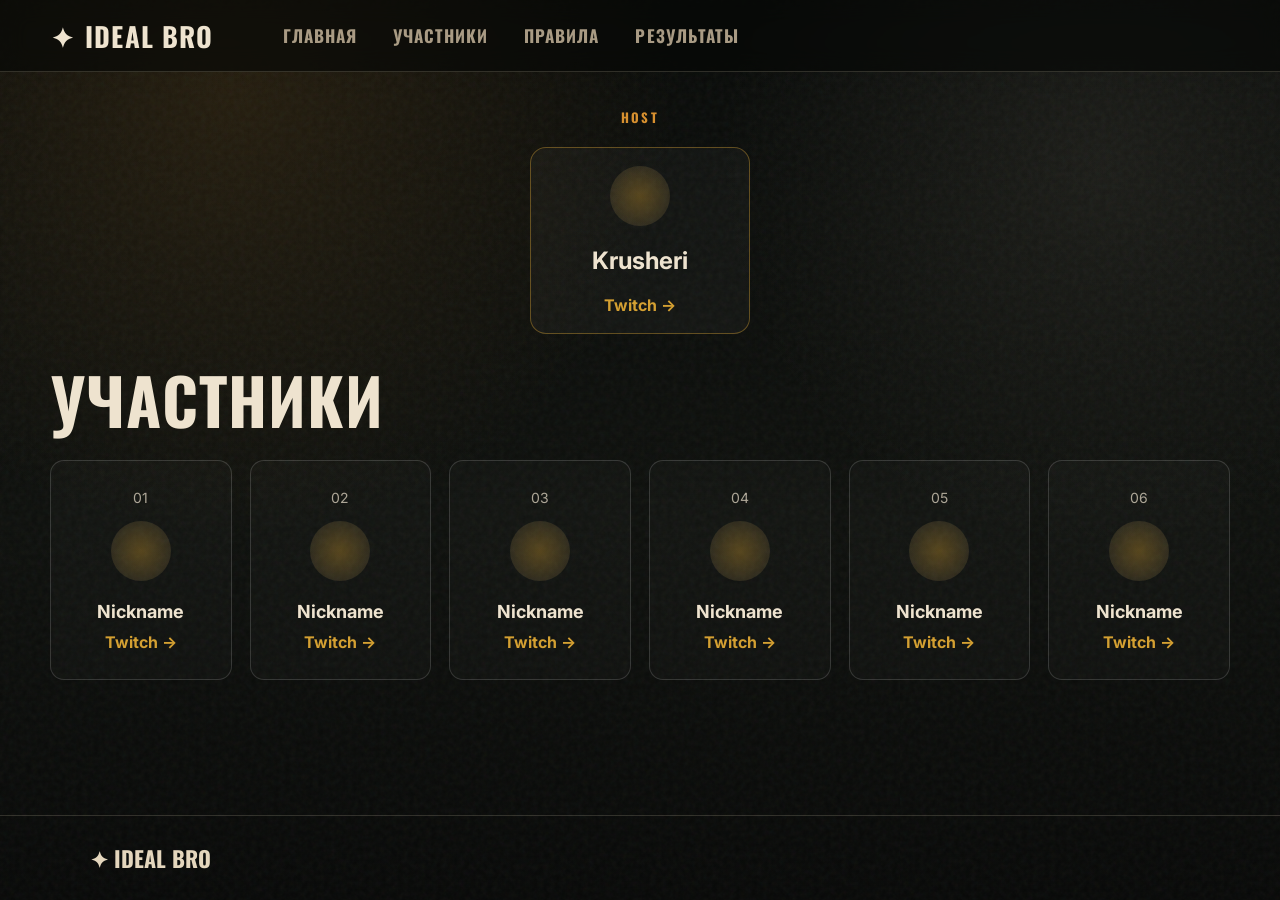
<file: participants.html>
<!doctype html>
<html lang="ru">
  <head>
    <meta charset="utf-8" />
    <meta name="viewport" content="width=device-width,initial-scale=1" />
    <title>Участники · IDEAL BRO</title>
    <link rel="stylesheet" href="style.css" />
  </head>

  <body>
    <div class="grain"></div>

    <header class="topbar">
      <a class="brand" href="index.html">
        <span>✦</span>
        IDEAL BRO
      </a>

      <nav>
        <a href="index.html">ГЛАВНАЯ</a>
        <a href="participants.html">УЧАСТНИКИ</a>
        <a href="rules.html">ПРАВИЛА</a>
        <a href="results.html">РЕЗУЛЬТАТЫ</a>
      </nav>
    </header>

    <main class="participants-page">
      <section class="host-section">
        <p class="kicker">HOST</p>
      
        <article class="host-card">
      
          <div class="avatar-placeholder"></div>
      
          <h2>Krusheri</h2>
      
          <a href="https://www.twitch.tv/krusheri">
            Twitch →
          </a>
      
        </article>
      
      </section>
     <section class="participants-header">
    
      <h1>УЧАСТНИКИ</h1>
    
    </section>

      <section class="participants-grid">
      
        <article class="participant-card">
          <div class="participant-number">
            01
          </div>
          
          <div class="avatar-placeholder"></div>
          
          <h2>Nickname</h2>
        
          <div class="participant-links">
            <a href="#" target="_blank">
              Twitch →
            </a>
          </div>
        </article>
      
      
       <article class="participant-card">
          <div class="participant-number">
            02
          </div>
          
          <div class="avatar-placeholder"></div>
          
          <h2>Nickname</h2>
        
          <div class="participant-links">
            <a href="#" target="_blank">
              Twitch →
            </a>
          </div>
        </article>
      
      
        <article class="participant-card">
          <div class="participant-number">
            03
          </div>
          
          <div class="avatar-placeholder"></div>
          
          <h2>Nickname</h2>
        
          <div class="participant-links">
            <a href="#" target="_blank">
              Twitch →
            </a>
          </div>
        </article>
      
        <article class="participant-card">
          <div class="participant-number">
            04
          </div>
          
          <div class="avatar-placeholder"></div>
          
          <h2>Nickname</h2>
        
          <div class="participant-links">
            <a href="#" target="_blank">
              Twitch →
            </a>
          </div>
        </article>
      
        <article class="participant-card">
          <div class="participant-number">
            05
          </div>
          
          <div class="avatar-placeholder"></div>
          
          <h2>Nickname</h2>
        
          <div class="participant-links">
            <a href="#" target="_blank">
              Twitch →
            </a>
          </div>
        </article>
      
       <article class="participant-card">
          <div class="participant-number">
            06
          </div>
          
          <div class="avatar-placeholder"></div>
          
          <h2>Nickname</h2>
        
          <div class="participant-links">
            <a href="#" target="_blank">
              Twitch →
            </a>
          </div>
        </article>
        
      </section>
    </main>

    <footer>
      <b>✦ IDEAL BRO</b>
    </footer>
  </body>
</html>
</file>
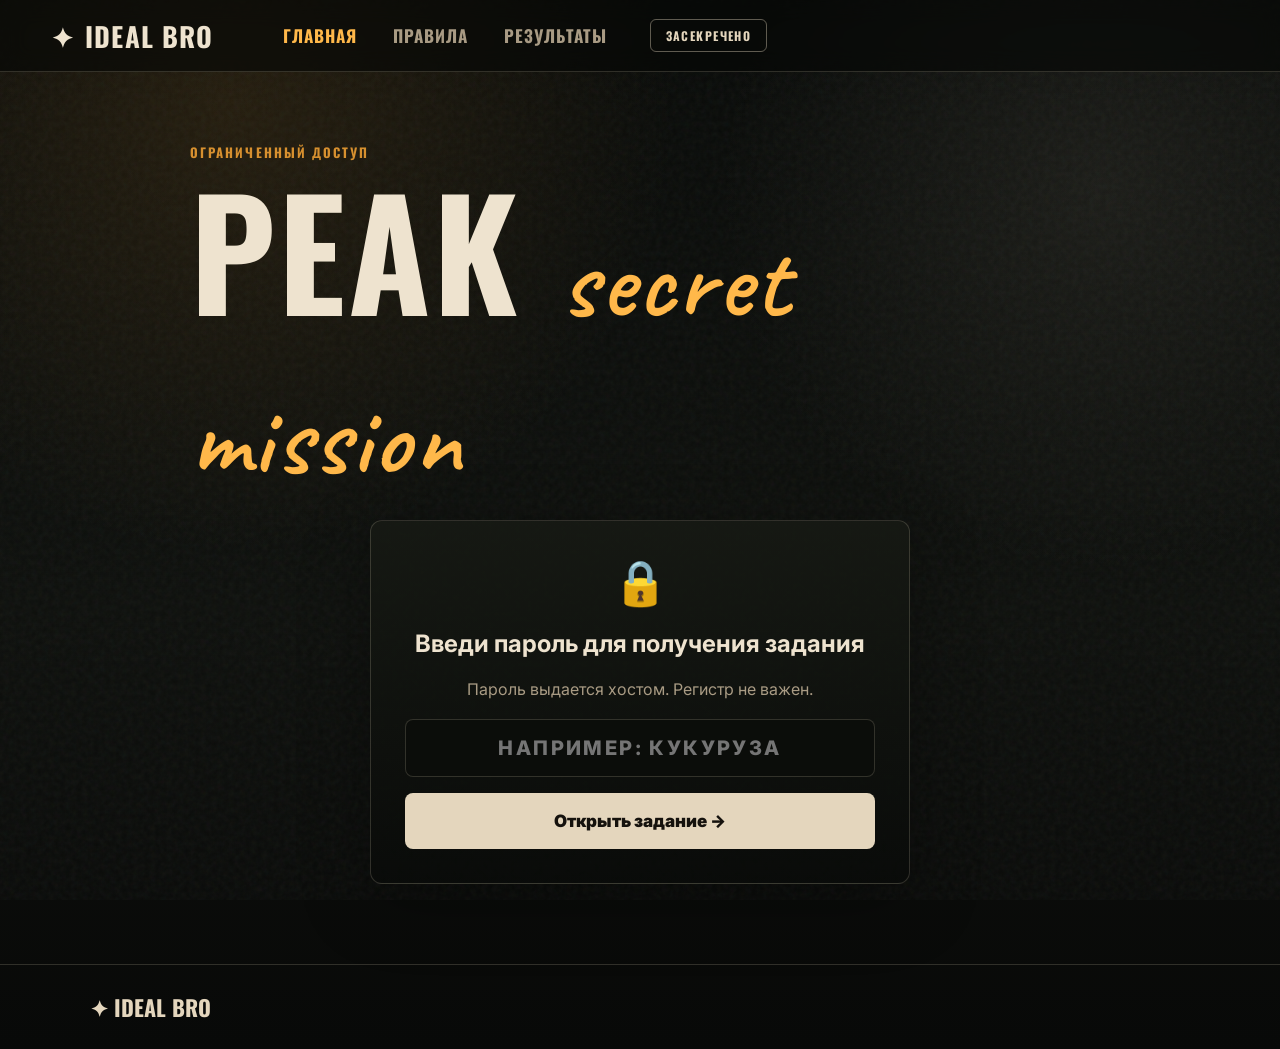
<file: peak.html>
<!doctype html>
<html lang="ru">
  <head>
    <meta charset="utf-8" />
    <meta name="viewport" content="width=device-width,initial-scale=1" />
    <meta name="robots" content="noindex" />
    <title>PEAK · Secret Mission</title>
    <link rel="stylesheet" href="style.css" />
  </head>
  <body class="peak-body">
    <div class="grain"></div>
    <header class="topbar">
      <a class="brand" href="index.html">
        <span> ✦ </span>
        IDEAL BRO
      </a>
      <nav>
        <a class="active" href="index.html">ГЛАВНАЯ</a>
        <a href="rules.html">ПРАВИЛА</a>
        <a href="results.html">РЕЗУЛЬТАТЫ</a>
      </nav>
      <span class="badge"> ЗАСЕКРЕЧЕНО </span>
    </header>
    <main class="page peak-page">
      <section class="peak-hero">
        <p class="kicker">ограниченный доступ</p>
        <h1>
          PEAK
          <span> secret mission </span>
        </h1>
      </section>
      <section class="lock-card" id="lockCard">
        <span class="lock-icon"> 🔒 </span>
        <h2>Введи пароль для получения задания</h2>
        <p class="sub">Пароль выдается хостом. Регистр не важен.</p>
        <input
          id="codeInput"
          class="input code"
          placeholder="Например: кукуруза"
          autocomplete="off"
        />
        <button class="btn primary full" id="unlockBtn">
          Открыть задание →
        </button>
        <p id="errorText" class="error hidden">
          Код не найден. Проверь слово и попробуй ещё раз.
        </p>
      </section>
      <section class="mission hidden" id="missionCard">
        <div class="mission-head">
          <div>
            <p class="kicker">твоё секретное задание</p>
            <h2 id="missionName"></h2>
          </div>
          <span class="stamp"> SECRET </span>
        </div>
        <div class="paper mission-paper">
          <p id="missionText"></p>
          <hr />
          <small> Запрещается обсуждать задание с другими участниками. </small>
        </div>
        <div class="reminder">
          <div>
            <b> Напоминание </b>
            <span>
              Задание секретное. Не рассказывай никому до конца ивента.
            </span>
          </div>
          <div>
            <b> Главная цель </b>
            <span>
              Достигните пика и спаситесь, чтобы задание засчиталось.
            </span>
          </div>
          <div>
            <b> Удачи, бро! </b>
            <span> Мы верим в твою легендарность. </span>
          </div>
        </div>
      </section>
    </main>
    <footer>
      <b> ✦ IDEAL BRO </b>
    </footer>
    <script src="peak.js"></script>
  </body>
</html>
</file>
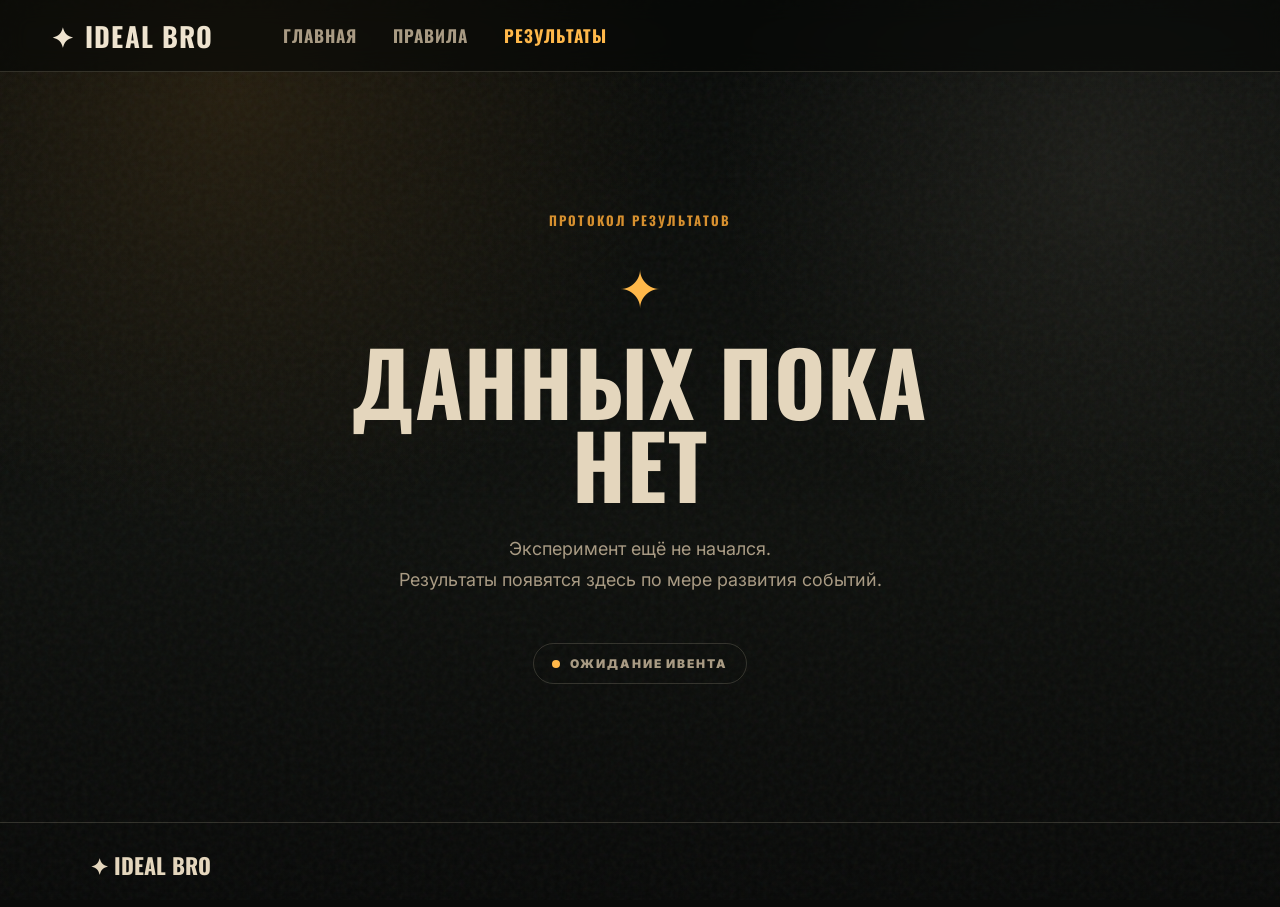
<file: results.html>
<!doctype html>
<html lang="ru">
  <head>
    <meta charset="utf-8" />
    <meta name="viewport" content="width=device-width,initial-scale=1" />
    <title>Результаты · IDEAL BRO</title>
    <link rel="stylesheet" href="style.css" />
  </head>

  <body>
    <div class="grain"></div>

    <header class="topbar">
      <a class="brand" href="index.html">
        <span>✦</span>
        IDEAL BRO
      </a>

      <nav>
        <a href="index.html">ГЛАВНАЯ</a>
        <a href="rules.html">ПРАВИЛА</a>
        <a class="active" href="results.html">РЕЗУЛЬТАТЫ</a>
      </nav>
    </header>

    <main class="results-page">
      <section class="results-empty">
        <p class="kicker">ПРОТОКОЛ РЕЗУЛЬТАТОВ</p>

        <div class="results-mark">✦</div>

        <h1>Данных пока нет</h1>

        <p class="lead">
          Эксперимент ещё не начался.<br>
          Результаты появятся здесь по мере развития событий.
        </p>

        <div class="results-status">
          <span class="status-dot"></span>
          ОЖИДАНИЕ ИВЕНТА
        </div>
      </section>
    </main>

    <footer>
      <b>✦ IDEAL BRO</b>
    </footer>
  </body>
</html>
</file>
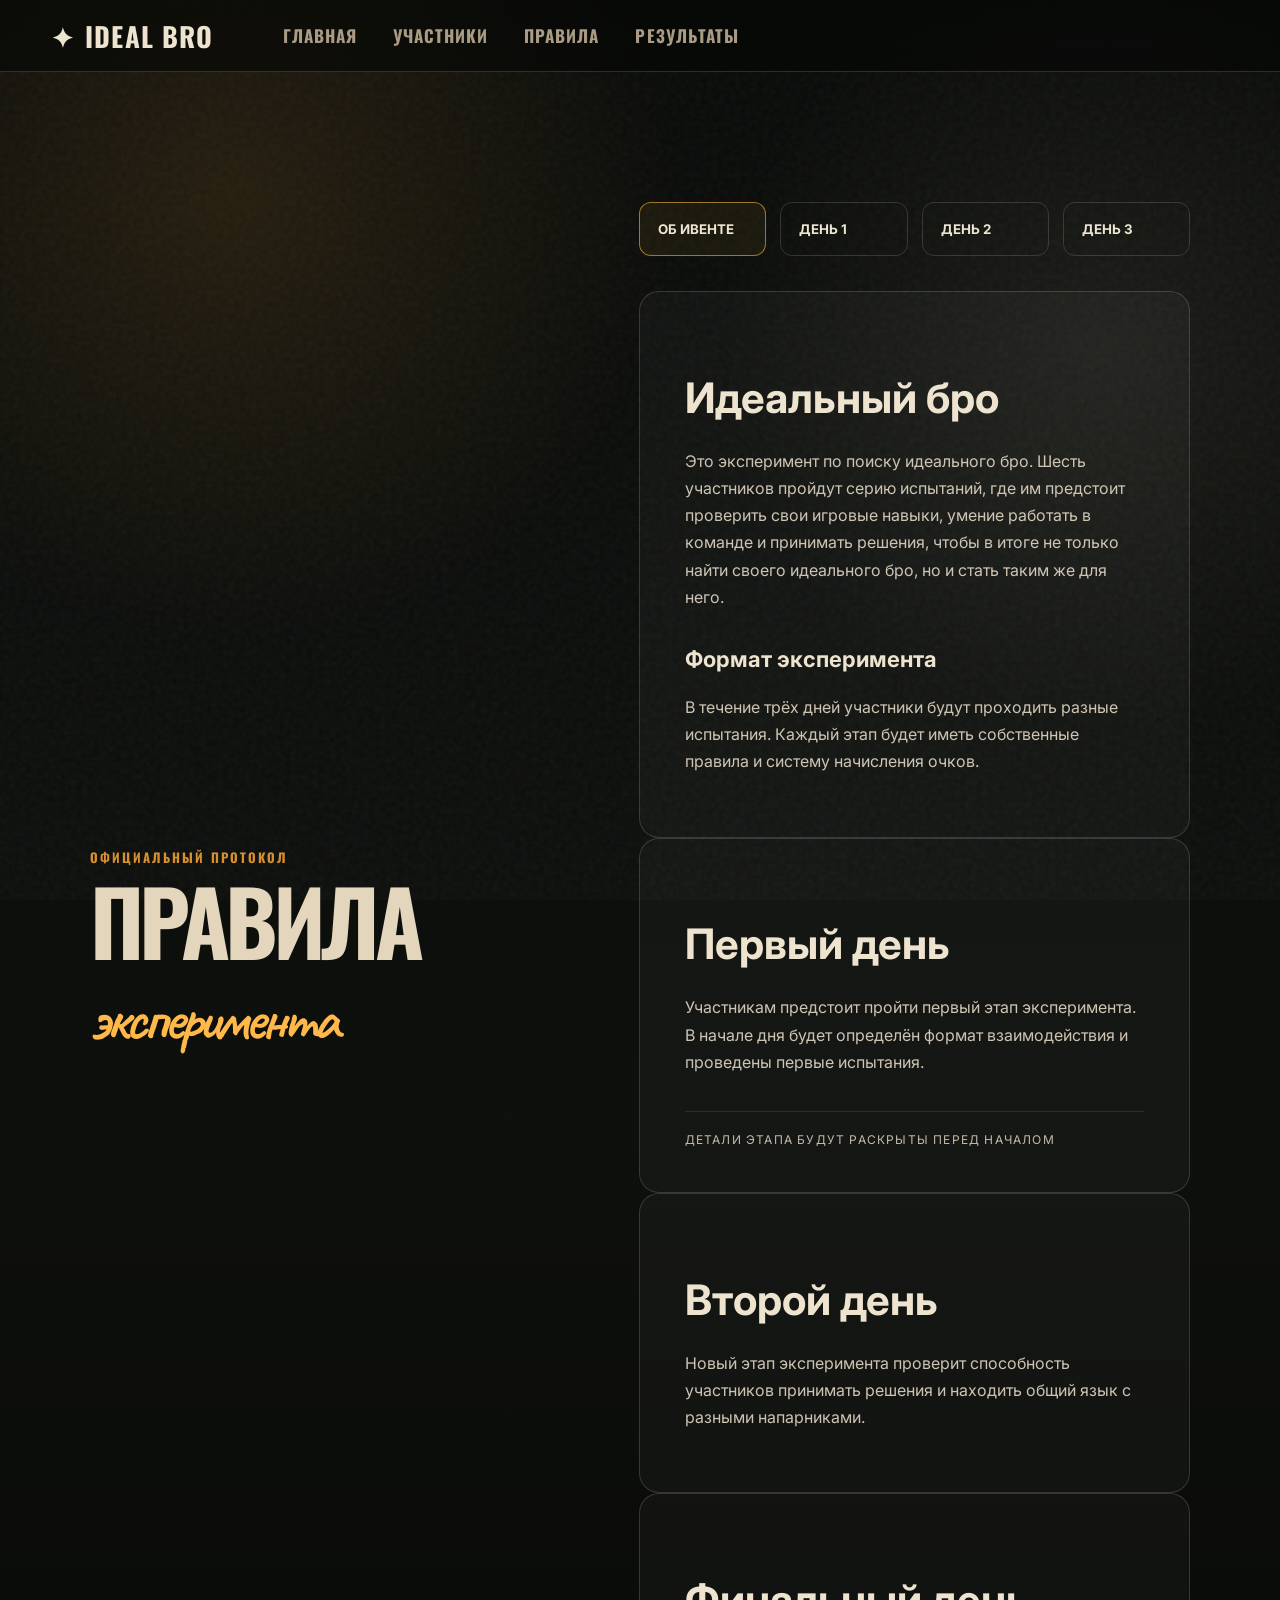
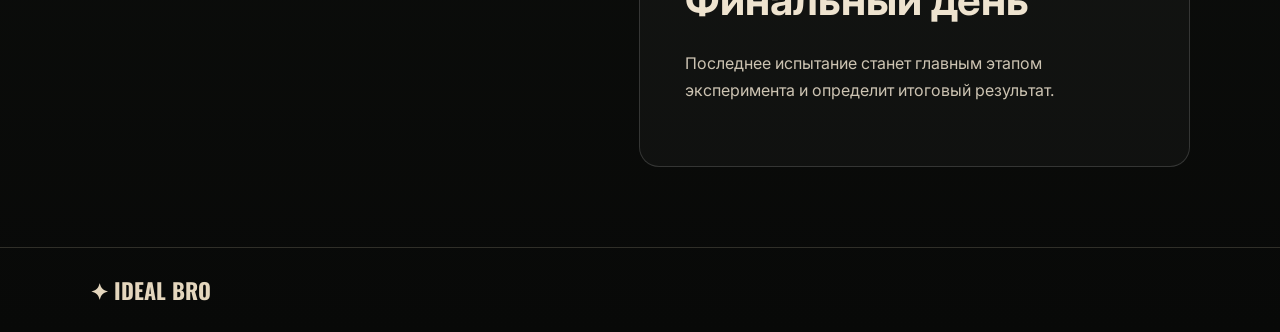
<file: rules.html>
<!doctype html>
<html lang="ru">
<head>
  <meta charset="utf-8" />
  <meta name="viewport" content="width=device-width,initial-scale=1" />

  <title>Правила · IDEAL BRO</title>

  <link rel="stylesheet" href="style.css" />
</head>


<body>

<div class="grain"></div>


<header class="topbar">

  <a class="brand" href="index.html">
    <span>✦</span>
    IDEAL BRO
  </a>


  <nav>
    <a href="index.html">ГЛАВНАЯ</a>
    <a href="participants.html">УЧАСТНИКИ</a>
    <a href="rules.html">ПРАВИЛА</a>
    <a href="results.html">РЕЗУЛЬТАТЫ</a>
  </nav>

</header>

<main class="rules-page">

<section class="rules-intro">

  <p class="kicker">
    ОФИЦИАЛЬНЫЙ ПРОТОКОЛ
  </p>

  <h1>
    Правила<br>
    <span>эксперимента</span>
  </h1>

</section>

<section class="rules-content">

  <div class="protocol-tabs">
  
    <button type="button" class="protocol-tab active">
      ОБ ИВЕНТЕ
    </button>
  
    <button type="button" class="protocol-tab">
      ДЕНЬ 1
    </button>
  
    <button type="button" class="protocol-tab">
      ДЕНЬ 2
    </button>
  
    <button type="button" class="protocol-tab">
      ДЕНЬ 3
    </button>
  </div>

  <article class="protocol-card active-protocol">

  <h2>
    Идеальный бро
  </h2>

  <p>
    Это эксперимент по поиску идеального бро.
    Шесть участников пройдут серию испытаний,
    где им предстоит проверить свои игровые навыки,
    умение работать в команде и принимать решения,
    чтобы в итоге не только найти своего идеального бро,
    но и стать таким же для него.
  </p>

  <h3>
    Формат эксперимента
  </h3>

  <p>
    В течение трёх дней участники будут проходить
    разные испытания. Каждый этап будет иметь
    собственные правила и систему начисления очков.
  </p>

</article>



<article class="protocol-card hidden-protocol">

  <h2>
    Первый день
  </h2>

  <p>
    Участникам предстоит пройти первый этап эксперимента.
    В начале дня будет определён формат взаимодействия
    и проведены первые испытания.
  </p>


  <div class="rules-warning">
    <span class="status-dot"></span>
    ДЕТАЛИ ЭТАПА БУДУТ РАСКРЫТЫ ПЕРЕД НАЧАЛОМ
  </div>

</article>



<article class="protocol-card hidden-protocol">

  <h2>
    Второй день
  </h2>

  <p>
    Новый этап эксперимента проверит способность
    участников принимать решения и находить общий язык
    с разными напарниками.
  </p>


</article>



<article class="protocol-card hidden-protocol">

  <h2>
    Финальный день
  </h2>

  <p>
    Последнее испытание станет главным этапом
    эксперимента и определит итоговый результат.
  </p>


</article>
  </section>
</main>

<footer>

<b>
✦ IDEAL BRO
</b>

</footer>


</body>
</html>
</file>
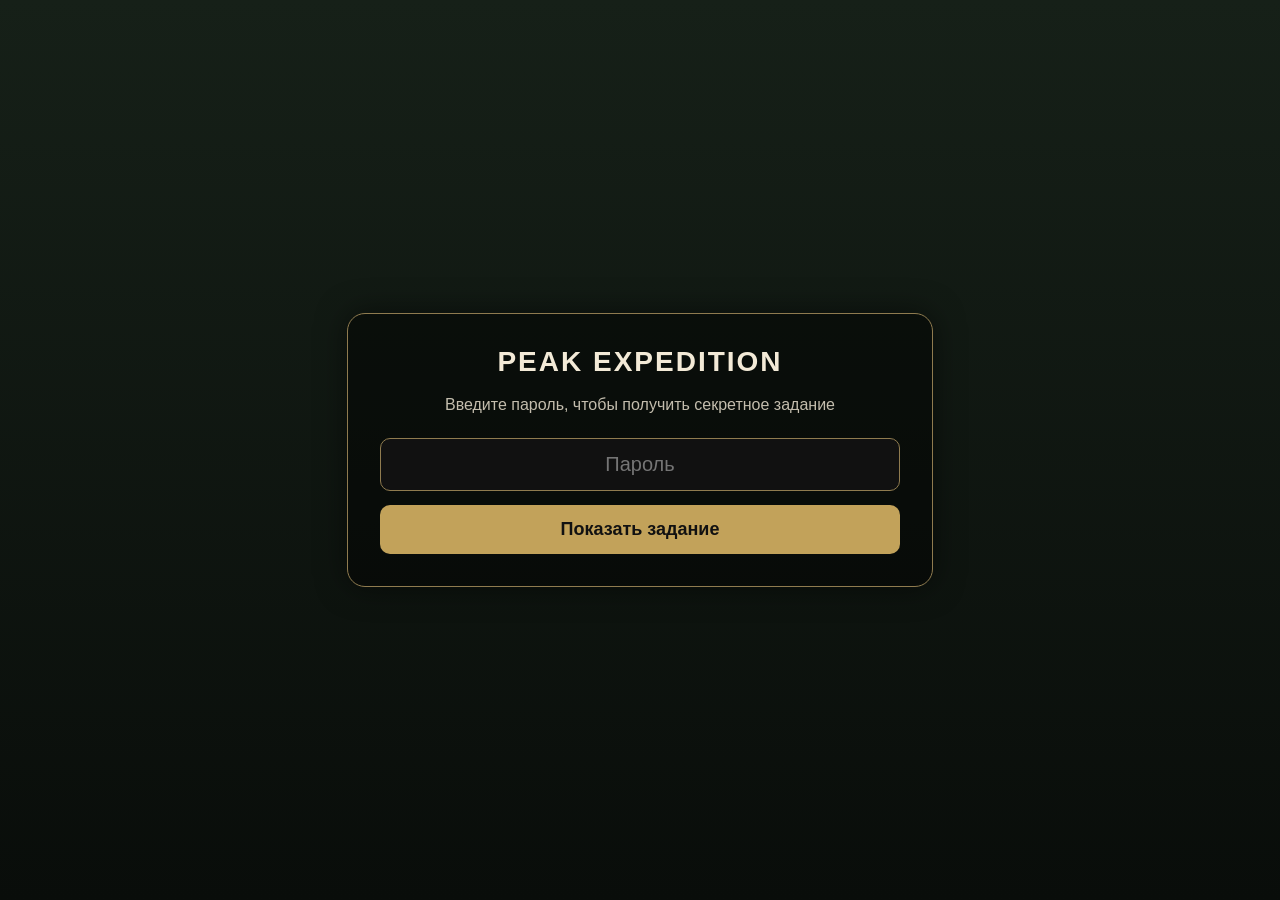
<file: secret_lite.html>
<!DOCTYPE html>
<html lang="ru">
<head>
  <meta charset="UTF-8" />
  <meta name="viewport" content="width=device-width, initial-scale=1.0" />
  <title>Секретное задание</title>
  <style>
    body {
      margin: 0;
      min-height: 100vh;
      font-family: Arial, sans-serif;
      background: linear-gradient(#162018, #090d0a);
      color: #f3ead7;
      display: flex;
      align-items: center;
      justify-content: center;
    }

    .card {
      width: 90%;
      max-width: 520px;
      padding: 32px;
      border: 1px solid #8f7b4f;
      border-radius: 18px;
      background: rgba(0, 0, 0, 0.45);
      box-shadow: 0 0 30px rgba(0,0,0,0.5);
      text-align: center;
    }

    h1 {
      margin-top: 0;
      letter-spacing: 2px;
      font-size: 28px;
    }

    .subtitle {
      opacity: 0.8;
      margin-bottom: 24px;
    }

    input {
      width: 100%;
      box-sizing: border-box;
      padding: 14px;
      font-size: 20px;
      border-radius: 10px;
      border: 1px solid #8f7b4f;
      background: #111;
      color: #f3ead7;
      text-align: center;
    }

    button {
      margin-top: 14px;
      width: 100%;
      padding: 14px;
      font-size: 18px;
      border-radius: 10px;
      border: none;
      cursor: pointer;
      background: #c2a25a;
      color: #111;
      font-weight: bold;
    }

    .task {
      margin-top: 26px;
      padding: 20px;
      border-radius: 12px;
      background: rgba(255,255,255,0.08);
      font-size: 20px;
      line-height: 1.4;
      display: none;
    }

    .error {
      color: #ff8a8a;
    }
  </style>
</head>
<body>
  <div class="card">
    <h1>PEAK EXPEDITION</h1>
    <div class="subtitle">Введите пароль, чтобы получить секретное задание</div>

    <input id="passwordInput" type="text" placeholder="Пароль" autocomplete="off" />
    <button onclick="showTask()">Показать задание</button>

    <div id="taskBox" class="task"></div>
  </div>

  <script>
    const tasks = {
      "табурет": "Для развития устойчивости трижды подряд потеряй равновесие на медузе. Запрещается обсуждать задание с другими участниками.",
      "фломастер": "Найди время немного отдохнуть в колючках. Пяти секунд будет достаточно. Запрещается обсуждать задание с другими участниками.",
      "пельмень": "Найди лиану и не упусти шанс эффектно зацепиться за неё после прыжка сверху. Запрещается обсуждать задание с другими участниками.",
      "будильник": "Проверь свою стрессоустойчивость через непосредственное взаимодействие с ядовитой миной. Запрещается обсуждать задание с другими участниками.",
      "вермишель": "Найди гриб и не упусти шанс эффектно приземлиться на него после прыжка сверху. Запрещается обсуждать задание с другими участниками.",
      "швабра": "Проверь свою стрессоустойчивость через непосредственное взаимодействие со споровой миной. Запрещается обсуждать задание с другими участниками.",
      "барабан": "Тебе требуется физический контакт с тремя большими кактусами (необязательно одновременно). Запрещается обсуждать задание с другими участниками.",
      "чайник": "Получи достаточно солнечного света, чтобы заполнить не менее половины шкалы ожога. Запрещается обсуждать задание с другими участниками.",
      "тыква": "Дважды напомни напарнику о зимнем настроении при помощи снежка в лицо (ну или не в лицо, куда попадешь в общем). Запрещается обсуждать задание с другими участниками.",
      "лимон": "Проведи достаточно времени на холоде, чтобы заполнить не менее половины шкалы замерзания. Запрещается обсуждать задание с другими участниками.",
      "карась": "До конца биома не используй слова «лево», «право», «вперёд» и «назад» (однокоренные тоже нельзя). Запрещается обсуждать задание с другими участниками.",
      "кастрюля": "До конца биома регулярно поддерживай напарника мотивирующими речами. Запрещается обсуждать задание с другими участниками.",
      "выхухоль": "На вершине вулкана в какой-то момент вам предоставится возможность улучшить свой личный счет. Внимательно следите за своим состоянием и за напарником. Запрещается обсуждать задание с другими участниками и чатом.",
      "половник": "На вершине вулкана в какой-то момент вам предоставится возможность улучшить свой личный счет. Внимательно следите за своим состоянием и за напарником. Запрещается обсуждать задание с другими участниками и чатом."
    };

    function showTask() {
      const input = document.getElementById("passwordInput");
      const taskBox = document.getElementById("taskBox");
      const password = input.value.trim().toLowerCase();

      taskBox.style.display = "block";

      if (tasks[password]) {
        taskBox.classList.remove("error");
        taskBox.textContent = tasks[password];
      } else {
        taskBox.classList.add("error");
        taskBox.textContent = "Задание не найдено. Проверь пароль.";
      }

      input.value = "";
      input.focus();
    }

    document.getElementById("passwordInput").addEventListener("keydown", function(event) {
      if (event.key === "Enter") {
        showTask();
      }
    });
  </script>
</body>
</html>
</file>
<file: style.css>
@import url("https://fonts.googleapis.com/css2?family=Oswald:wght@500;700&family=Inter:wght@400;500;700;900&family=Caveat:wght@600&display=swap");
:root {
  --bg: #090b09;
  --panel: #11140f;
  --paper: #e4d6bd;
  --ink: #15120d;
  --text: #eee3cf;
  --muted: #a99b84;
  --line: rgba(228, 214, 189, 0.18);
  --gold: #d7902f;
  --gold2: #ffb84a;
  --danger: #ff6b57;
}
* {
  box-sizing: border-box;
}
body {
  margin: 0;
  color: var(--text);
  font-family: Inter, system-ui, sans-serif;
  background:
    radial-gradient(
      circle at 18% 10%,
      rgba(215, 144, 47, 0.13),
      transparent 28rem
    ),
    radial-gradient(
      circle at 86% 18%,
      rgba(228, 214, 189, 0.08),
      transparent 24rem
    ),
    linear-gradient(180deg, #090b09 0%, #0e100d 58%, #080908 100%);
  min-height: 100vh;
}
.grain {
  pointer-events: none;
  position: fixed;
  inset: 0;
  opacity: 0.1;
  background-image: url("data:image/svg+xml,%3Csvg viewBox='0 0 200 200' xmlns='http://www.w3.org/2000/svg'%3E%3Cfilter id='n'%3E%3CfeTurbulence type='fractalNoise' baseFrequency='.8' numOctaves='3'/%3E%3C/filter%3E%3Crect width='100%25' height='100%25' filter='url(%23n)' opacity='.5'/%3E%3C/svg%3E");
}
.topbar,
main,
footer {
  position: relative;
  z-index: 1;
}
.topbar{
  height:72px;
  padding:0 clamp(18px,4vw,54px);
  display:flex;
  align-items:center;
  gap:42px;
  border-bottom:1px solid var(--line);
  background:rgba(6,7,6,.62);
  backdrop-filter:blur(12px);
  position:sticky;
  top:0;
  z-index:5;
}
.brand{
  color:var(--text);
  text-decoration:none;
  font-family:Oswald,sans-serif;
  font-weight:700;
  letter-spacing:.04em;
  font-size:27px;
  display:flex;
  align-items:center;
  gap:10px;
}

nav a{
  color:var(--muted);
  text-decoration:none;
  font:700 17px Oswald;
  letter-spacing:.06em;
}

nav{
  display:flex;
  gap:36px;
  margin-left:28px;
}
nav a.active,
nav a:hover {
  color: var(--gold2);
}
.badge {
  border: 1px solid rgba(228, 214, 189, 0.4);
  border-radius: 6px;
  padding: 7px 15px;
  color: var(--paper);
  font: 700 12px Oswald;
  letter-spacing: 0.12em;
}
.hero{
  min-height:calc(100vh - 150px);
  display:flex;
  align-items:center;
  padding:70px clamp(22px,10vw,160px);
}

.hero-text{
  max-width:1000px;
}
.kicker {
  color: var(--gold);
  font: 700 13px Oswald;
  letter-spacing: 0.16em;
  text-transform: uppercase;
  margin: 0 0 14px;
}
h1 {
  margin: 0;
  font-family: Oswald, sans-serif;
  text-transform: uppercase;
  line-height: 0.96;
  font-size: clamp(56px, 9vw, 122px);
  letter-spacing: 0.015em;
}
h1 span {
  font-family: Caveat, cursive;
  text-transform: none;
  font-size: 0.7em;
  color: var(--gold2);
  font-weight: 600;
}
.lead {
  max-width: 620px;
  color: var(--muted);
  font-size: 18px;
  line-height: 1.7;
}
.actions {
  display: flex;
  gap: 14px;
  margin-top: 30px;
}
.btn{
  border:1px solid var(--line);
  border-radius:8px;
  padding:17px 30px;
  cursor:pointer;
  font:900 17px Inter;
  text-decoration:none;
  transition:.2s;
  display:inline-flex;
  align-items:center;
  justify-content:center;
}
.btn.primary {
  background: var(--paper);
  color: var(--ink);
  border-color: transparent;
}
.btn.primary:hover {
  transform: translateY(-1px);
  background: #f0dec0;
}
.btn.ghost {
  background: rgba(228, 214, 189, 0.04);
  color: var(--paper);
}
.btn.full {
  width: 100%;
  margin-top: 16px;
}
.polaroid-stack {
  position: relative;
  min-height: 430px;
}
.polaroid {
  background: var(--paper);
  color: var(--ink);
  width: 260px;
  padding: 16px 16px 42px;
  position: absolute;
  box-shadow: 0 20px 50px rgba(0, 0, 0, 0.45);
  transform: rotate(7deg);
}
.polaroid.one {
  right: 25%;
  top: 20px;
}
.polaroid.two {
  right: 5%;
  top: 160px;
  transform: rotate(-9deg);
}
.photo {
  height: 220px;
  background: #1e211b;
  border: 1px solid rgba(0, 0, 0, 0.18);
}
.photo.mountain {
  background: linear-gradient(140deg, #20251e, #050605 65%);
}
.photo.signal {
  background:
    radial-gradient(
      circle at 50% 48%,
      rgba(255, 255, 255, 0.95),
      transparent 5%,
      transparent 100%
    ),
    #111;
}
.polaroid b {
  font-family: Caveat, cursive;
  font-size: 30px;
  float: right;
  margin-top: 8px;
}
.cards {
  display: grid;
  grid-template-columns: repeat(2, minmax(0, 1fr));
  gap: 22px;
  padding: 0 clamp(22px, 7vw, 110px) 80px;
}
.info-card,
.test-card,
.lock-card,
.mission,
.paper {
  border: 1px solid var(--line);
  background: linear-gradient(
    180deg,
    rgba(23, 26, 20, 0.86),
    rgba(9, 11, 9, 0.84)
  );
  border-radius: 12px;
  box-shadow: 0 18px 70px rgba(0, 0, 0, 0.28);
}
.info-card {
  padding: 28px;
}
.info-card h2 {
  font-family: Oswald;
  font-size: 30px;
  margin: 8px 0;
}
.info-card p {
  color: var(--muted);
  line-height: 1.6;
}
.info-card a,
.fake-link {
  color: var(--gold2);
  font-weight: 800;
  text-decoration: none;
  text-transform: uppercase;
  font-size: 13px;
}
.icon {
  font-size: 30px;
}
.muted {
  opacity: 0.78;
}
.page {
  padding: 70px clamp(18px, 7vw, 110px) 80px;
  min-height: calc(100vh - 150px);
}
.page.narrow {
  max-width: 900px;
  margin: auto;
}
.intro {
  max-width: 780px;
  margin-bottom: 32px;
}
.test-card,
.lock-card,
.mission {
  max-width: 860px;
  padding: 34px;
  margin: auto;
}
.label {
  display: block;
  color: var(--paper);
  font-weight: 800;
  margin-bottom: 9px;
}
.input {
  width: 100%;
  padding: 16px 18px;
  border-radius: 8px;
  border: 1px solid var(--line);
  background: #0b0d0a;
  color: var(--text);
  font-size: 16px;
  outline: none;
}
.input:focus {
  border-color: var(--gold);
  box-shadow: 0 0 0 4px rgba(215, 144, 47, 0.12);
}
.hint,
.sub {
  color: var(--muted);
  line-height: 1.6;
}
.hidden {
  display: none !important;
}
.question-top {
  display: flex;
  align-items: center;
  gap: 18px;
  color: var(--gold);
  font: 700 15px Oswald;
  letter-spacing: 0.08em;
}
.progress {
  height: 6px;
  flex: 1;
  background: rgba(228, 214, 189, 0.18);
  border-radius: 99px;
  overflow: hidden;
}
.progress i {
  display: block;
  height: 100%;
  width: 0;
  background: var(--gold2);
  transition: 0.25s;
}
#questionText {
  font-size: 32px;
  margin: 28px 0 8px;
}
.options {
  display: grid;
  grid-template-columns: repeat(3, minmax(0, 1fr));
  gap: 14px;
  margin-top: 24px;
}
.option {
  min-height: 138px;
  border: 1px solid var(--line);
  border-radius: 10px;
  padding: 18px;
  background: rgba(255, 255, 255, 0.025);
  color: var(--text);
  cursor: pointer;
  text-align: left;
  transition: 0.18s;
}
.option:hover,
.option.selected {
  border-color: var(--gold);
  box-shadow: 0 0 0 3px rgba(215, 144, 47, 0.12);
  transform: translateY(-1px);
}
.option strong {
  display: block;
  font-size: 17px;
  margin-bottom: 7px;
}
.option span {
  color: var(--muted);
  font-size: 13px;
  line-height: 1.45;
}
.option .emoji {
  font-size: 34px;
  margin-bottom: 12px;
}
.question-actions {
  display: flex;
  justify-content: space-between;
  margin-top: 24px;
}
textarea {
  width: 100%;
  height: 170px;
  border-radius: 8px;
  border: 1px solid var(--line);
  background: #090a08;
  color: var(--paper);
  padding: 14px;
  margin: 14px 0;
  font-family: monospace;
  font-size: 13px;
}
.peak-hero {
  max-width: 900px;
  margin: auto auto 30px;
}
.peak-hero h1 {
  font-size: clamp(72px, 13vw, 150px);
}
.lock-card {
  text-align: center;
  max-width: 540px;
}
.lock-icon {
  font-size: 44px;
}
.input.code {
  text-align: center;
  text-transform: uppercase;
  font: 800 20px Inter;
  letter-spacing: 0.12em;
}
.error {
  color: var(--danger);
  font-weight: 800;
}
.mission-head {
  display: flex;
  justify-content: space-between;
  align-items: center;
  gap: 20px;
  margin-bottom: 24px;
}
.mission-head h2 {
  font-family: Oswald;
  font-size: 52px;
  margin: 0;
  text-transform: uppercase;
}
.stamp {
  border: 2px solid var(--gold);
  color: var(--gold);
  padding: 8px 15px;
  border-radius: 6px;
  transform: rotate(-7deg);
  font: 800 18px Oswald;
}
.paper {
  background: var(--paper);
  color: var(--ink);
  padding: 34px;
  border-radius: 2px;
  border: 0;
}
.paper h2 {
  font-family: Oswald;
  font-size: 36px;
  margin-top: 0;
}
.paper p,
.paper li {
  line-height: 1.75;
}
.mission-paper p {
  font-size: 24px;
  font-weight: 900;
  line-height: 1.45;
}
.mission-paper small {
  font-weight: 800;
  color: #514735;
}
.reminder {
  display: grid;
  grid-template-columns: repeat(3, 1fr);
  gap: 14px;
  margin-top: 18px;
}
.reminder div {
  border: 1px solid var(--line);
  border-radius: 10px;
  padding: 18px;
  background: rgba(255, 255, 255, 0.03);
}
.reminder b {
  display: block;
  color: var(--gold2);
  margin-bottom: 8px;
}
.reminder span {
  color: var(--muted);
  font-size: 14px;
  line-height: 1.5;
}
footer {
  border-top: 1px solid var(--line);
  padding: 26px clamp(22px, 7vw, 110px);
  display: flex;
  gap: 24px;
  color: var(--muted);
}
footer b {
  color: var(--paper);
  font-family: Oswald;
  font-size: 22px;
}
@media (max-width: 800px) {
  .topbar {
    align-items: flex-start;
    flex-direction: column;
  }
  .badge {
    display: none;
  }
  .hero{
    min-height:calc(100vh - 145px);
    display:flex;
    align-items:center;
    padding:70px clamp(22px,10vw,160px);
  }
  .polaroid-stack {
    display: none;
  }
  .cards,
  .options,
  .reminder {
    grid-template-columns: 1fr;
  }
  h1 {
    font-size: 58px;
  }
  .hero h1{
  font-size:clamp(46px,5vw,72px);
  line-height:.9;
  width:max-content;
}

.hero h1 span{
  display:block;
  margin-top:18px;
  margin-left:32%;
  font-size:.7em;
  white-space:nowrap;
}
  .question-top {
    align-items: flex-start;
    flex-direction: column;
  }
  .progress {
    width: 100%;
    flex: auto;
  }
}
.admin-grid{
  display:grid;
  grid-template-columns:1fr 1fr;
  gap:18px;
  margin:18px 0 30px;
}

.admin-list{
  display:grid;
  gap:10px;
  margin:14px 0 28px;
}

.admin-item{
  border:1px solid var(--line);
  border-radius:10px;
  padding:14px 16px;
  background:rgba(255,255,255,.035);
  color:var(--paper);
}

.admin-item.pair{
  display:flex;
  align-items:center;
  justify-content:space-between;
  gap:18px;
}

.admin-item span{
  color:var(--gold2);
  font-weight:900;
}

@media (max-width:800px){
  .admin-grid{
    grid-template-columns:1fr;
  }
}

.results-page{
  min-height:calc(100vh - 150px);
  display:grid;
  place-items:center;
  padding:80px 24px;
}

.results-empty{
  width:min(720px, 100%);
  text-align:center;
}

.results-mark{
  font-size:52px;
  color:var(--gold2);
  margin:28px 0 18px;
  animation:resultPulse 2.4s ease-in-out infinite;
}

.results-empty h1{
  margin:0;
  font-size:clamp(46px, 7vw, 88px);
  line-height:.95;
  color:var(--paper);
}

.results-empty .lead{
  margin:28px auto;
  max-width:600px;
}

.results-status{
  display:inline-flex;
  align-items:center;
  gap:10px;
  margin-top:20px;
  padding:12px 18px;
  border:1px solid var(--line);
  border-radius:999px;
  font-size:12px;
  font-weight:900;
  letter-spacing:.16em;
  color:var(--muted);
}

.status-dot{
  width:8px;
  height:8px;
  border-radius:50%;
  background:var(--gold2);
  animation:statusBlink 1.6s ease-in-out infinite;
}

@keyframes resultPulse{
  0%,100%{
    transform:scale(1);
    opacity:.65;
  }

  50%{
    transform:scale(1.15);
    opacity:1;
  }
}

@keyframes statusBlink{
  0%,100%{ opacity:.25; }
  50%{ opacity:1; }
}

.hero{
  grid-template-columns:minmax(0, 1fr) minmax(460px, .8fr);
  align-items:center;
  gap:70px;
}

.countdown-card{
  position:relative;
  padding:42px 38px;
  border:1px solid var(--line);
  border-radius:18px;
  background:
    linear-gradient(
      145deg,
      rgba(255,255,255,.055),
      rgba(255,255,255,.018)
    );
  box-shadow:0 30px 80px rgba(0,0,0,.25);
  overflow:hidden;
}

.countdown-card::before{
  content:"";
  position:absolute;
  width:220px;
  height:220px;
  right:-100px;
  top:-120px;
  border:1px solid rgba(221,177,88,.16);
  border-radius:50%;
}

.countdown{
  display:flex;
  align-items:flex-start;
  justify-content:center;
  gap:18px;
  margin:42px 0 32px;
}

.countdown-unit{
  min-width:105px;
  text-align:center;
}

.countdown-unit strong{
  display:block;
  font-size:clamp(52px, 6vw, 82px);
  line-height:.85;
  color:var(--paper);
  font-weight:900;
  letter-spacing:-.06em;
}

.countdown-unit span{
  display:block;
  margin-top:15px;
  font-size:10px;
  letter-spacing:.2em;
  font-weight:900;
  color:var(--muted);
}

.countdown-divider{
  padding-top:4px;
  font-size:54px;
  line-height:.8;
  color:var(--gold2);
  opacity:.55;
}

.countdown-note{
  text-align:center;
  color:var(--muted);
  font-size:14px;
}

.countdown-status{
  display:flex;
  align-items:center;
  justify-content:center;
  gap:9px;
  margin-top:28px;
  padding-top:24px;
  border-top:1px solid var(--line);
  font-size:10px;
  font-weight:900;
  letter-spacing:.14em;
  color:var(--muted);
}

@media (max-width:1000px){
  .hero{
    grid-template-columns:1fr;
  }

  .countdown-card{
    width:100%;
  }
}

@media (max-width:560px){
  .countdown-card{
    padding:34px 20px;
  }

  .countdown{
    gap:8px;
  }

  .countdown-unit{
    min-width:75px;
  }

  .countdown-divider{
    font-size:38px;
  }
}

.rules-page{
  min-height:calc(100vh - 150px);
  display:grid;
  grid-template-columns:minmax(0, .85fr) minmax(420px, 1fr);
  align-items:center;
  gap:80px;
  padding:80px 7vw;
}

.rules-intro h1{
  margin:14px 0 26px;
  font-size:clamp(58px, 7vw, 108px);
  line-height:.88;
  letter-spacing:-.055em;
  color:var(--paper);
}

.rules-intro h1 span{
  color:var(--gold2);
}

.rules-intro .lead{
  max-width:570px;
}

.rules-preview{
  position:relative;
  padding:48px;
  border:1px solid var(--line);
  border-radius:18px;
  background:
    linear-gradient(
      145deg,
      rgba(255,255,255,.055),
      rgba(255,255,255,.018)
    );
  overflow:hidden;
}

.protocol-number{
  position:absolute;
  top:24px;
  right:28px;
  font-size:10px;
  font-weight:900;
  letter-spacing:.16em;
  color:var(--muted);
}

.rules-lock{
  margin:30px 0;
  font-size:44px;
  color:var(--gold2);
  animation:resultPulse 2.4s ease-in-out infinite;
}

.rules-preview h2{
  margin:0 0 18px;
  font-size:clamp(34px, 4vw, 54px);
  line-height:1;
  color:var(--paper);
}

.rules-preview p{
  max-width:560px;
  line-height:1.7;
  color:var(--muted);
}

.rules-progress{
  height:3px;
  margin:38px 0 22px;
  background:rgba(255,255,255,.08);
  overflow:hidden;
}

.rules-progress-bar{
  width:42%;
  height:100%;
  background:var(--gold2);
  animation:protocolLoading 2.8s ease-in-out infinite;
}

.rules-state{
  display:flex;
  align-items:center;
  gap:10px;
  font-size:10px;
  font-weight:900;
  letter-spacing:.15em;
  color:var(--muted);
}

@keyframes protocolLoading{
  0%{
    transform:translateX(-120%);
  }

  50%{
    transform:translateX(140%);
  }

  100%{
    transform:translateX(360%);
  }
}

@media (max-width:900px){
  .rules-page{
    grid-template-columns:1fr;
    gap:45px;
  }
}

@media (max-width:560px){
  .rules-page{
    padding:55px 22px;
  }

  .rules-preview{
    padding:38px 26px;
  }
}

.admin-page{
  min-height:100vh;
  display:grid;
  place-items:center;
  padding:70px 22px;
}

.admin-panel{
  width:min(980px, 100%);
  border:1px solid var(--line);
  border-radius:18px;
  padding:42px;
  background:linear-gradient(145deg, rgba(255,255,255,.055), rgba(255,255,255,.018));
  box-shadow:0 30px 80px rgba(0,0,0,.25);
}

.admin-actions{
  display:flex;
  flex-wrap:wrap;
  gap:14px;
  margin:28px 0 30px;
}

.admin-step{
  margin-top:34px;
  padding-top:30px;
  border-top:1px solid var(--line);
}

.admin-step h2{
  margin:0 0 18px;
  font-size:34px;
  color:var(--paper);
}

.admin-grid{
  display:grid;
  grid-template-columns:1fr 1fr;
  gap:18px;
  margin:18px 0 28px;
}

.admin-list{
  display:grid;
  gap:10px;
  margin:14px 0 24px;
}

.admin-item{
  display:flex;
  align-items:center;
  gap:14px;
  border:1px solid var(--line);
  border-radius:12px;
  padding:15px 17px;
  background:rgba(255,255,255,.035);
  color:var(--paper);
}

.admin-number{
  width:28px;
  height:28px;
  display:grid;
  place-items:center;
  border-radius:50%;
  background:rgba(215,144,47,.16);
  color:var(--gold2);
  font-size:12px;
  font-weight:900;
}

.admin-item.pair{
  justify-content:space-between;
}

.admin-item.pair span{
  color:var(--gold2);
  font-weight:900;
}

.admin-message{
  margin:20px 0;
  padding:16px 18px;
  border-radius:12px;
  border:1px solid var(--line);
  color:var(--paper);
  background:rgba(255,255,255,.035);
}

.admin-message.success{
  border-color:rgba(215,144,47,.5);
}

.admin-message.warning{
  border-color:rgba(255,107,87,.5);
  color:#ffd0c8;
}

.pair-round{
  margin-top:18px;
  padding:22px;
  border:1px solid var(--line);
  border-radius:14px;
  background:rgba(255,255,255,.025);
}

.pair-round h3{
  margin:0;
  color:var(--paper);
  font-size:24px;
}

.pair-round p{
  margin:8px 0 18px;
  color:var(--muted);
}

button:disabled{
  opacity:.65;
  cursor:not-allowed;
}

@media (max-width:800px){
  .admin-panel{
    padding:32px 22px;
  }

  .admin-grid{
    grid-template-columns:1fr;
  }

  .admin-actions{
    flex-direction:column;
  }
}

.admin-show-page{
  min-height:100vh;
  display:grid;
  place-items:center;
  padding:60px 22px;
}



.admin-show-head{
  display:flex;
  align-items:center;
  justify-content:space-between;
  gap:18px;
  margin-bottom:18px;
}

.source-toggle,
.game-tabs{
  display:flex;
  flex-wrap:wrap;
  gap:10px;
}

.source-btn,
.game-tab{
  border:1px solid var(--line);
  border-radius:999px;
  padding:10px 14px;
  background:rgba(255,255,255,.035);
  color:var(--muted);
  font-weight:900;
  font-size:11px;
  letter-spacing:.08em;
  cursor:pointer;
}

.source-btn.active,
.game-tab:hover{
  color:var(--ink);
  background:var(--paper);
}

.game-tabs{
  margin:22px 0 28px;
  justify-content:center;
}

.admin-stage{
  min-height:440px;
  display:grid;
  align-content:center;
  text-align:center;
}

.admin-big-mark{
  color:var(--gold2);
  font-size:44px;
  margin-bottom:12px;
  animation:resultPulse 2.4s ease-in-out infinite;
}

.admin-stage h1{
  margin:0;
  font-size:clamp(38px, 5vw, 66px);
  line-height:.95;
  color:var(--paper);
}

.admin-stage > p{
  max-width:620px;
  margin:20px auto 0;
  color:var(--muted);
  line-height:1.6;
}

.admin-main-actions{
  display:flex;
  justify-content:center;
  flex-wrap:wrap;
  gap:14px;
  margin-top:32px;
}

.admin-loader{
  margin:34px auto 0;
  display:grid;
  place-items:center;
  gap:16px;
}

.loader-ring{
  width:54px;
  height:54px;
  border-radius:50%;
  border:3px solid rgba(255,255,255,.12);
  border-top-color:var(--gold2);
  animation:spin 1s linear infinite;
}

.admin-loader p{
  margin:0;
  color:var(--gold2);
  font-weight:900;
  letter-spacing:.08em;
}

@keyframes spin{
  to{ transform:rotate(360deg); }
}




.admin-result-block h2{
  margin:0 0 16px;
  color:var(--paper);
}

.admin-mini-grid{
  display:grid;
  grid-template-columns:repeat(3, 1fr);
  gap:10px;
}

.admin-chip{
  display:flex;
  align-items:center;
  justify-content:center;
  gap:10px;
  min-height:50px;
  border:1px solid var(--line);
  border-radius:12px;
  background:rgba(255,255,255,.035);
  color:var(--paper);
}

.admin-chip span{
  width:24px;
  height:24px;
  display:grid;
  place-items:center;
  border-radius:50%;
  background:rgba(215,144,47,.16);
  color:var(--gold2);
  font-size:11px;
  font-weight:900;
}

.admin-two-cols{
  display:grid;
  grid-template-columns:1fr 1fr;
  gap:16px;
}

.group-box{
  border:1px solid var(--line);
  border-radius:14px;
  padding:18px;
}

.group-box h3{
  margin:0 0 12px;
  color:var(--gold2);
}

.group-box .admin-chip{
  margin-top:10px;
}

.pairs-show-list{
  display:grid;
  gap:12px;
}


.pair-show-card span{
  color:var(--muted);
  font-size:11px;
  font-weight:900;
  letter-spacing:.12em;
}

.pair-show-card em{
  color:var(--gold2);
  font-style:normal;
  font-weight:900;
}

.admin-next-btn{
  display:flex;
  margin:26px auto 0;
}

@media (max-width:760px){
  .admin-show-card{
    padding:28px 18px;
  }

  .admin-show-head{
    align-items:flex-start;
    flex-direction:column;
  }

  .admin-mini-grid,
  .admin-two-cols{
    grid-template-columns:1fr;
  }

  .pair-show-card{
    grid-template-columns:1fr;
    text-align:center;
  }
}

.admin-screen{
  min-height:100vh;
  display:grid;
  place-items:center;
  padding:28px;
}

.admin-dashboard{
  width:min(1180px, 100%);
  height:min(780px, calc(100vh - 56px));
  border:1px solid var(--line);
  border-radius:24px;
  padding:28px;
  background:
    radial-gradient(circle at 80% 0%, rgba(215,144,47,.12), transparent 22rem),
    linear-gradient(145deg, rgba(255,255,255,.06), rgba(255,255,255,.02));
  box-shadow:0 30px 100px rgba(0,0,0,.34);
  display:flex;
  flex-direction:column;
  overflow:hidden;
}

.admin-dashboard-head{
  display:flex;
  align-items:center;
  justify-content:space-between;
  gap:18px;
  flex-shrink:0;
}

.admin-dashboard-head h1{
  margin:0;
  font-size:42px;
  line-height:.9;
  color:var(--paper);
}

.admin-toolbar{
  display:flex;
  justify-content:center;
  flex-wrap:wrap;
  gap:12px;
  margin:20px 0;
  flex-shrink:0;
}

.source-toggle,
.game-tabs{
  display:flex;
  flex-wrap:wrap;
  gap:10px;
}

.source-btn,
.game-tab{
  border:1px solid var(--line);
  border-radius:999px;
  padding:10px 14px;
  background:rgba(255,255,255,.035);
  color:var(--muted);
  font-weight:900;
  font-size:11px;
  letter-spacing:.08em;
  cursor:pointer;
}

.source-btn.active,
.game-tab.active{
  color:var(--ink);
  background:var(--paper);
}

.admin-workspace{
  min-height:0;
  flex:1;
  display:grid;
  grid-template-columns:.9fr 1.1fr;
  gap:18px;
}

.admin-left,
.admin-right{
  min-height:0;
  border:1px solid var(--line);
  border-radius:18px;
  padding:22px;
  background:rgba(255,255,255,.025);
  overflow:hidden;
}

.admin-left{
  display:flex;
  flex-direction:column;
}

.admin-right{
  display:flex;
  flex-direction:column;
}

.panel-title{
  display:flex;
  align-items:center;
  gap:12px;
  margin-bottom:14px;
  color:var(--paper);
}

.panel-title span{
  width:30px;
  height:30px;
  display:grid;
  place-items:center;
  border-radius:50%;
  background:rgba(215,144,47,.16);
  color:var(--gold2);
  font-size:12px;
  font-weight:900;
}

.admin-muted{
  color:var(--muted);
  line-height:1.5;
  margin-bottom:14px;
}

.compact-block{
  margin-top:14px;
}

.compact-block h3{
  margin:0 0 10px;
  color:var(--gold2);
  font-size:18px;
}

.compact-list{
  display:grid;
  grid-template-columns:repeat(2, 1fr);
  gap:8px;
}

.compact-chip{
  min-height:46px;
  display:flex;
  align-items:center;
  justify-content:flex-start;
  gap:10px;
  padding:0 14px;
  border:1px solid var(--line);
  border-radius:10px;
  background:rgba(255,255,255,.035);
  color:var(--paper);
  font-size:14px;
}

.compact-chip span{
  width:20px;
  height:20px;
  display:grid;
  place-items:center;
  border-radius:50%;
  background:rgba(215,144,47,.16);
  color:var(--gold2);
  font-size:10px;
  font-weight:900;
  flex-shrink:0;
}

.compact-groups{
  display:grid;
  grid-template-columns:1fr 1fr;
  gap:10px;
}

.compact-groups h4{
  margin:0 0 8px;
  color:var(--muted);
  text-align:center;
}

.compact-groups .compact-chip{
  margin-bottom:7px;
}

#createGroupsBtn{
  margin-top:auto;
}

.game-tabs{
  justify-content:center;
  margin-bottom:18px;
  flex-shrink:0;
}

.game-panel{
  min-height:0;
  flex:1;
  display:flex;
  flex-direction:column;
}

.admin-loader{
  margin:20px auto;
  display:grid;
  place-items:center;
  gap:14px;
}

.loader-ring{
  width:54px;
  height:54px;
  border-radius:50%;
  border:3px solid rgba(255,255,255,.12);
  border-top-color:var(--gold2);
  animation:spin 1s linear infinite;
}

.admin-loader p{
  margin:0;
  color:var(--gold2);
  font-weight:900;
  letter-spacing:.08em;
  text-align:center;
}

@keyframes spin{
  to{ transform:rotate(360deg); }
}

#pairsBox{
  min-height:0;
  flex:1;
  display:grid;
  align-content:center;
}

.pairs-compact-list{
  display:grid;
  gap:12px;
}

.pair-compact-card{
  display:grid;
  grid-template-columns:70px 1fr auto 1fr;
  align-items:center;
  gap:14px;
  padding:16px;
  border:1px solid var(--line);
  border-radius:14px;
  background:rgba(255,255,255,.04);
  color:var(--paper);
  text-align:center;
}

.pair-compact-card b{
  text-align:center;
}

.pair-compact-card span{
  color:var(--muted);
  font-size:11px;
  font-weight:900;
  letter-spacing:.12em;
}

.pair-compact-card em{
  color:var(--gold2);
  font-style:normal;
  font-weight:900;
}

#generatePairsBtn{
  flex-shrink:0;
  margin-top:16px;
}

@media (max-width:900px){
  .admin-dashboard{
    height:auto;
    min-height:calc(100vh - 56px);
    overflow:visible;
  }

  .admin-workspace{
    grid-template-columns:1fr;
  }

  .admin-left,
  .admin-right{
    overflow:visible;
  }
}
.inline-loader{
  min-height:140px;
  display:grid;
  place-items:center;
  gap:14px;
  text-align:center;
  color:var(--gold2);
}

.inline-loader p{
  margin:0;
  color:var(--gold2);
  font-weight:900;
  letter-spacing:.08em;
  line-height:1.4;
}

.mission-biome{
  margin:10px 0 0;
  color:var(--gold2);
  font-weight:900;
  letter-spacing:.08em;
  text-transform:uppercase;
}
.reveal-card{
  opacity:0;
  transform:translateY(14px);
  animation:revealCard .55s ease forwards;
}

@keyframes revealCard{
  to{
    opacity:1;
    transform:translateY(0);
  }
}

.inline-loader{
  min-height:150px;
  display:grid;
  place-items:center;
  gap:14px;
  text-align:center;
  color:var(--gold2);
}

.inline-loader p{
  margin:0;
  color:var(--gold2);
  font-weight:900;
  letter-spacing:.08em;
}

.loader-progress{
  width:min(260px, 80%);
  height:4px;
  border-radius:999px;
  background:rgba(255,255,255,.08);
  overflow:hidden;
}

.loader-progress-bar{
  height:100%;
  width:0%;
  background:var(--gold2);
  transition:width .7s ease;
}

.gold-sparks{
  position:absolute;
  inset:0;
  pointer-events:none;
  overflow:hidden;
}

.gold-spark{
  position:absolute;
  width:6px;
  height:6px;
  border-radius:50%;
  background:var(--gold2);
  opacity:0;
  animation:sparkFly .75s ease-out forwards;
}

@keyframes sparkFly{
  0%{
    opacity:1;
    transform:translate(0,0) scale(1);
  }
  100%{
    opacity:0;
    transform:translate(var(--x), var(--y)) scale(.3);
  }
}

.admin-left,
.admin-right{
  position:relative;
}

/* ============================= */
/* RESPONSIVE FINAL PATCH */
/* ============================= */

html{
  overflow-x:hidden;
}

body{
  overflow-x:hidden;
}

img,
svg{
  max-width:100%;
}

.topbar{
  min-height:72px;
  height:auto;
}

@media (max-width:900px){
  .topbar{
    padding:16px 22px;
    gap:16px;
    flex-direction:column;
    align-items:flex-start;
  }

  nav{
    margin-left:0;
    gap:20px;
    flex-wrap:wrap;
  }

  nav a{
    font-size:15px;
  }

  .brand{
    font-size:24px;
  }
}

/* Главная */

@media (max-width:1100px){
  .hero{
    min-height:auto;
    grid-template-columns:1fr;
    padding:56px 24px 42px;
    gap:34px;
  }

  .hero-text{
    max-width:760px;
  }

  .hero h1{
    width:auto;
    max-width:100%;
    font-size:clamp(48px, 12vw, 88px);
  }

  .hero h1 span{
    margin-left:0;
    white-space:normal;
  }

  .lead{
    font-size:16px;
  }

  .countdown-card{
    width:100%;
    max-width:720px;
  }
}

@media (max-width:560px){
  .hero{
    padding:42px 18px 34px;
  }

  .hero h1{
    font-size:clamp(42px, 15vw, 64px);
    line-height:.92;
  }

  .hero h1 span{
    margin-top:10px;
    font-size:.72em;
  }

  .actions{
    flex-direction:column;
  }

  .btn{
    width:100%;
    padding:15px 20px;
    font-size:15px;
  }

  .countdown{
    gap:6px;
    margin:32px 0 24px;
  }

  .countdown-unit{
    min-width:0;
    flex:1;
  }

  .countdown-unit strong{
    font-size:clamp(38px, 15vw, 58px);
  }

  .countdown-divider{
    font-size:32px;
  }

  .countdown-status{
    line-height:1.5;
    text-align:center;
  }
}

/* Rules / Results */

@media (max-width:900px){
  .rules-page{
    min-height:auto;
    padding:52px 24px;
    grid-template-columns:1fr;
    gap:34px;
  }

  .rules-intro h1{
    font-size:clamp(48px, 14vw, 78px);
  }

  .results-page{
    min-height:auto;
    padding:70px 22px;
  }
}

@media (max-width:560px){
  .rules-page{
    padding:42px 18px;
  }

  .rules-preview{
    padding:32px 22px;
  }

  .protocol-number{
    position:static;
    margin-bottom:20px;
  }

  .rules-state,
  .results-status{
    align-items:flex-start;
    border-radius:16px;
    line-height:1.5;
    text-align:left;
  }

  .results-empty h1{
    font-size:clamp(42px, 14vw, 64px);
  }
}

/* Test / PEAK */

@media (max-width:760px){
  .page{
    min-height:auto;
    padding:46px 18px 60px;
  }

  .test-card,
  .lock-card,
  .mission{
    padding:24px 18px;
  }

  #questionText{
    font-size:25px;
  }

  .options{
    grid-template-columns:1fr;
  }

  .option{
    min-height:auto;
    padding:16px;
  }

  .question-actions{
    gap:12px;
  }

  .mission-head{
    flex-direction:column;
    align-items:flex-start;
  }

  .mission-head h2{
    font-size:38px;
  }

  .paper{
    padding:24px 20px;
  }

  .mission-paper p{
    font-size:20px;
  }

  .stamp{
    align-self:flex-start;
  }
}

/* Admin: laptop-friendly */

@media (max-width:1180px){
  .admin-screen{
    padding:18px;
  }

  .admin-dashboard{
    width:100%;
    height:auto;
    min-height:calc(100vh - 36px);
    padding:22px;
  }

  .admin-dashboard-head h1{
    font-size:34px;
  }

  .admin-toolbar{
    margin:14px 0;
  }

  .admin-workspace{
    gap:14px;
  }

  .admin-left,
  .admin-right{
    padding:18px;
  }

  .compact-chip{
    min-height:40px;
    font-size:13px;
  }

  .pair-compact-card{
    padding:13px;
  }
}

@media (max-width:860px){
  .admin-dashboard{
    height:auto;
    min-height:auto;
    overflow:visible;
  }

  .admin-dashboard-head{
    flex-direction:column;
    align-items:flex-start;
  }

  .admin-workspace{
    grid-template-columns:1fr;
  }

  .admin-left,
  .admin-right{
    overflow:visible;
  }

  .compact-list,
  .compact-groups{
    grid-template-columns:1fr;
  }

  .pair-compact-card{
    grid-template-columns:1fr;
    text-align:center;
  }

  .admin-toolbar{
    flex-direction:column;
  }

  .source-toggle,
  .game-tabs{
    width:100%;
  }

  .source-btn,
  .game-tab{
    flex:1;
    text-align:center;
  }
}

/* MOBILE HOME FIX */

@media (max-width: 760px) {
  .hero {
    display: grid;
    grid-template-columns: 1fr !important;
    grid-template-rows: auto auto;
    gap: 36px;
    padding: 42px 30px 34px;
  }

  .hero > section,
  .hero-text {
    width: 100%;
    max-width: 100%;
    min-width: 0;
  }

  .countdown-card {
    width: 100%;
    max-width: 100%;
    min-width: 0;
    grid-column: 1;
    grid-row: 2;
    box-sizing: border-box;
  }

  .countdown {
    width: 100%;
    display: flex;
    justify-content: center;
    align-items: center;
    gap: 12px;
  }

  .countdown-unit {
    flex: 0 1 90px;
    min-width: 0;
    text-align: center;
  }

  .countdown-unit strong {
    font-size: clamp(38px, 12vw, 54px);
  }

  .countdown-divider {
    flex: 0 0 auto;
  }
}

.event-place {
  margin-top: 28px;
  padding-top: 24px;
  border-top: 1px solid rgba(255,255,255,.15);
}

.small-label {
  font-size: 12px;
  letter-spacing: .15em;
  opacity: .7;
}

.place-text {
  margin: 10px 0 18px;
}


.participants-page {
  padding: 0 50px 70px;
}


.participants-header {
  margin-bottom: 30px;
}


.participants-header h1 {
  font-size: clamp(55px, 6vw, 90px);
  margin: 10px 0 25px;
}


.participants-grid {
  display: grid;
  grid-template-columns: repeat(6, 1fr);
  gap: 18px;
}


.participant-card {
  min-height: 220px;
  display: flex;
  flex-direction: column;
  justify-content: center;
  border: 1px solid rgba(255,255,255,.15);
  border-radius: 14px;

  padding: 18px 12px;

  text-align: center;

  background:
    rgba(255,255,255,.02);
}


.participant-number {
  font-size: 14px;
  opacity: .7;
  margin-bottom: 15px;
}


.avatar-placeholder {
  width: 60px;
  height: 60px;

  margin: 0 auto 20px;

  border-radius: 50%;

  background:
    radial-gradient(
      circle,
      rgba(212,160,50,.35),
      rgba(255,255,255,.05)
    );
}


.participant-card h2 {
  font-size: 18px;
  margin: 0 0 10px;
}


.participant-card p {
  font-size: 13px;
  opacity: .7;
  margin-bottom: 15px;
}

.participant-card a,
.host-card a {
  color: #d4a032;
  text-decoration: none;
  font-weight: 700;
}


.participant-card a:hover,
.host-card a:hover {
  opacity: .8;
}


@media (max-width: 1200px) {
  .participants-page {
    padding: 0 30px 60px;
  }
}


@media (max-width: 900px) {
  .participants-grid {
    grid-template-columns: repeat(3, 1fr);
  }
}


@media (max-width: 600px) {
  .participants-grid {
    grid-template-columns: 1fr;
  }

  .participants-page {
    padding: 0 20px 40px;
  }
}

.host-section {
  text-align: center;
  margin-bottom: 35px;
  padding-top: 35px;
}

.section-label {
  color: #d4a032;
  font-size: 12px;
  letter-spacing: .15em;
  margin-bottom: 20px;
}


.host-card {
  width: 220px;
  margin: auto;

  padding: 18px;

  border: 1px solid rgba(255,255,255,.15);
  border-radius: 16px;
  border-color: rgba(212,160,50,.4);

  background: rgba(255,255,255,.03);
}

.section-title {
  font-size: clamp(50px, 5vw, 80px);
  line-height: 0.9;
  margin: 10px 0 30px;
}

.host-section .kicker {
  margin-bottom: 20px;
}

.host-card .avatar-placeholder {
  width: 60px;
  height: 60px;
}

.section-big-title {
  font-size: clamp(35px, 3vw, 55px);
  line-height: .9;
  color: #f2ead8;
  text-align: center;
  margin: 0 0 25px;
}

.section-big-title h1 {
  font-size: clamp(35px, 2.5vw, 55px);
  margin-bottom: 10px;
}
.participants-header h1 {
  font-size: clamp(50px, 5vw, 75px);
}

.avatar {
  width: 60px;
  height: 60px;
  border-radius: 50%;
  object-fit: cover;
  margin: 0 auto 20px;
  display: block;
  border: 1px solid rgba(212,160,50,.4);
}

.host-card .avatar {
  width: 80px;
  height: 80px;
  border: 1px solid rgba(212,160,50,.4);
}
.place-button {
  display: inline-flex;
  align-items: center;
  justify-content: center;

  padding: 14px 32px;
  border-radius: 10px;

  background: #e5b24c;
  color: #171511;

  font-weight: 800;
  text-decoration: none;
  letter-spacing: .04em;

  transition: .2s;
}

.place-button:hover {
  transform: translateY(-2px);
  opacity: .9;
}

body {
  min-height: 100vh;
  display: flex;
  flex-direction: column;
}


main {
  flex: 1;
}


footer {
  margin-top: auto;
}

/* RULES PROTOCOL */


.rules-content {
  margin-top: 50px;
}



.protocol-tabs {
  display: grid;
  grid-template-columns: repeat(4, 1fr);
  gap: 14px;

  margin-bottom: 35px;
}



.protocol-tab {

  background: transparent;

  border: 1px solid rgba(255,255,255,.15);

  border-radius: 12px;

  padding: 18px;

  color: #eee5d2;

  font-family: inherit;

  font-weight: 700;

  cursor: pointer;

  text-align: left;

}



.protocol-tab span {

  display: block;

  font-size: 11px;

  letter-spacing: .15em;

  opacity: .6;

  margin-bottom: 8px;

}



.protocol-tab.active {

  border-color: rgba(212,160,50,.7);

  background: rgba(212,160,50,.08);

}




.protocol-card {

  max-width: 900px;

  padding: 45px;

  border-radius: 20px;

  border: 1px solid rgba(255,255,255,.15);

  background: rgba(255,255,255,.03);

}



.protocol-number {

  font-size: 12px;

  letter-spacing: .2em;

  opacity: .6;

  margin-bottom: 25px;

}



.protocol-card h2 {

  font-size: 42px;

  margin-bottom: 25px;

}



.protocol-card h3 {

  margin-top: 35px;

  font-size: 22px;

}



.protocol-card p {

  line-height: 1.7;

  opacity: .85;

}



.rules-warning {

  margin-top: 35px;

  padding-top: 20px;

  border-top: 1px solid rgba(255,255,255,.12);

  font-size: 12px;

  letter-spacing: .1em;

  opacity: .8;

}




@media (max-width: 800px) {

  .protocol-tabs {

    grid-template-columns: 1fr;

  }


  .protocol-card {

    padding: 25px;

  }


  .protocol-card h2 {

    font-size: 30px;

  }

}
</file>
